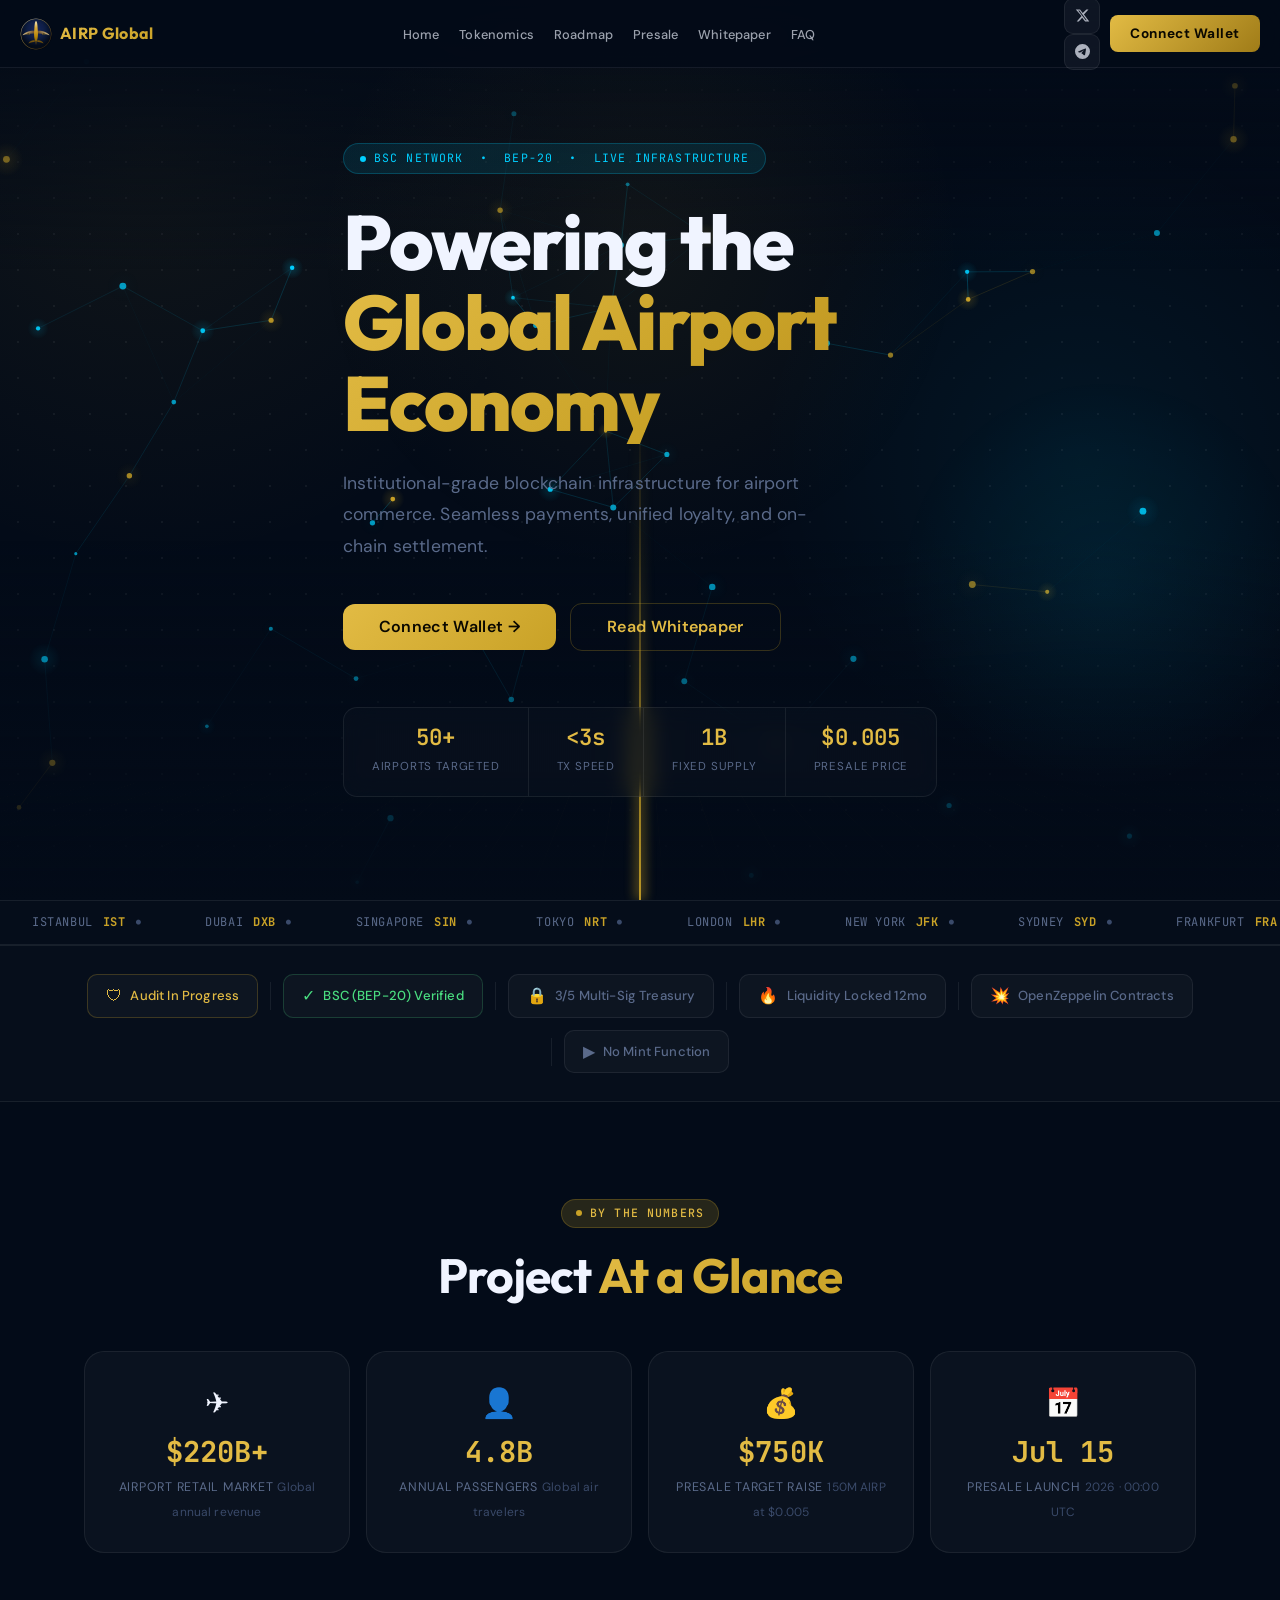
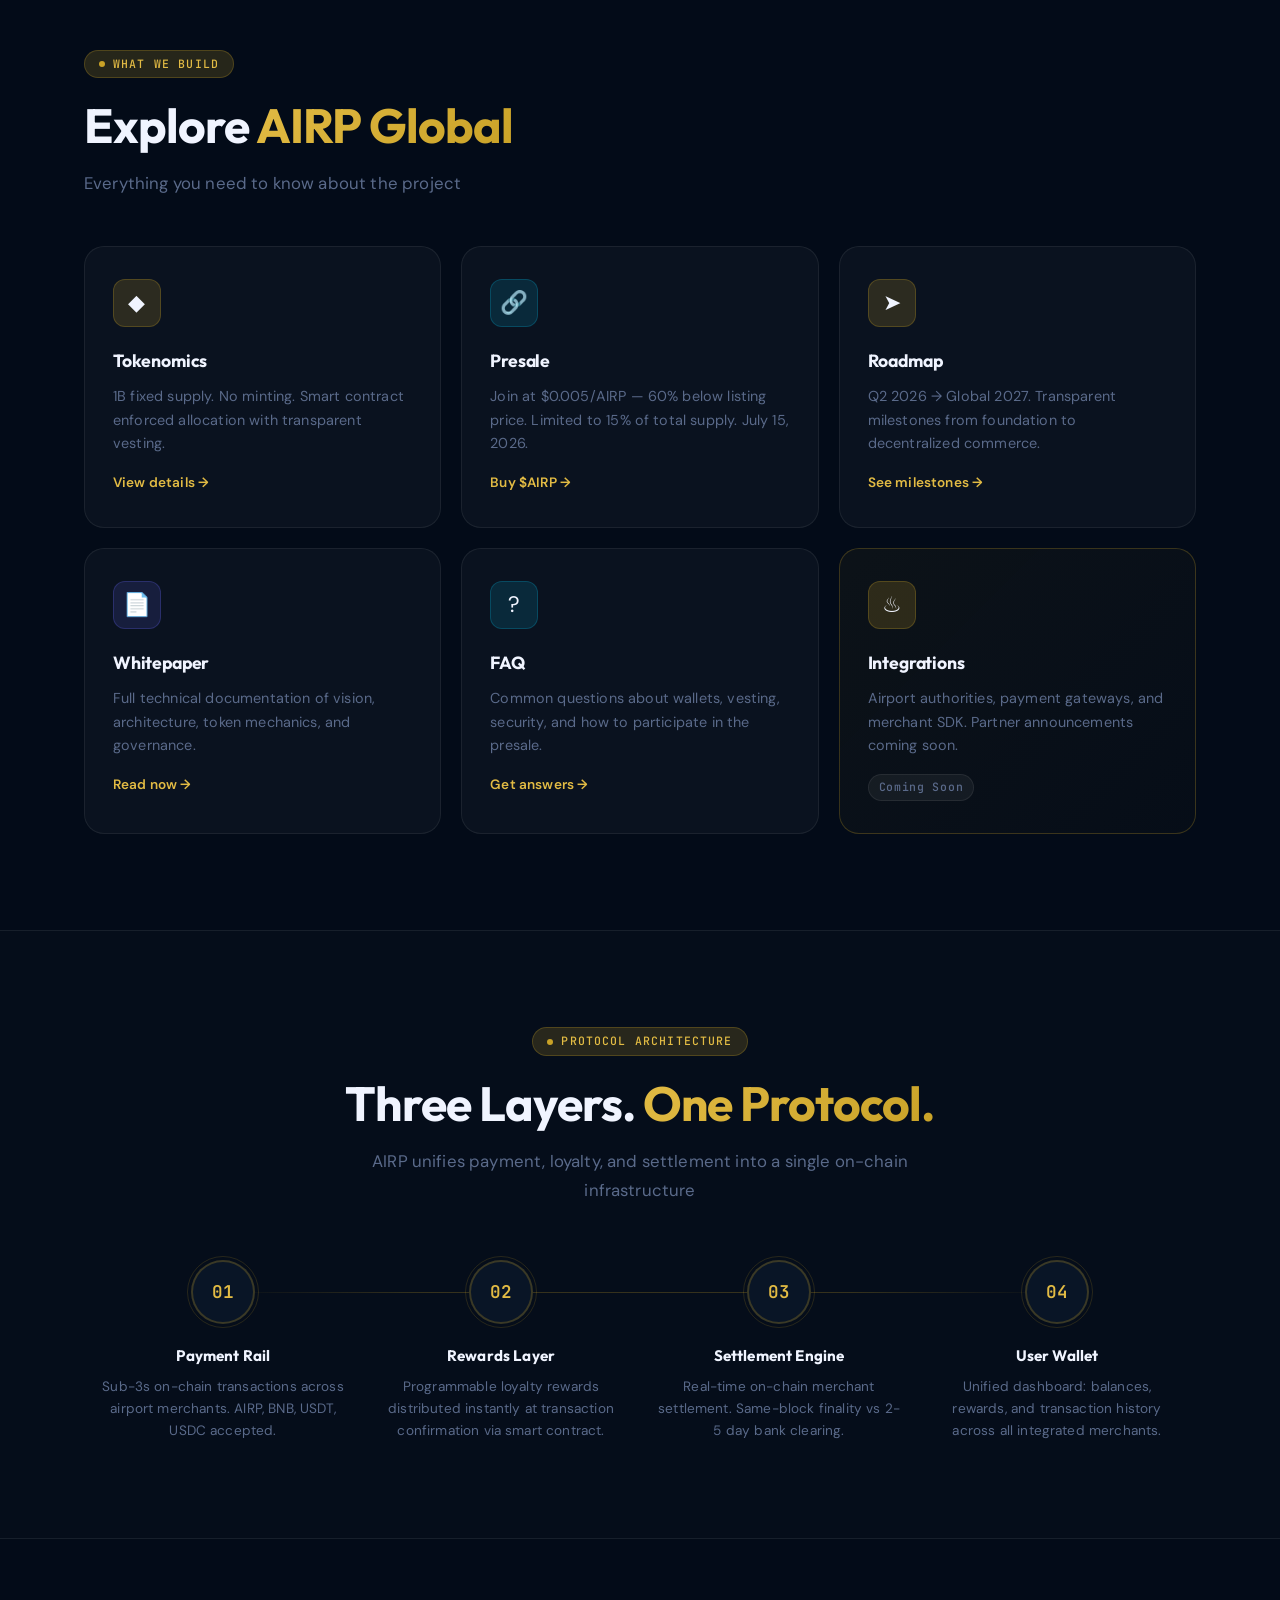
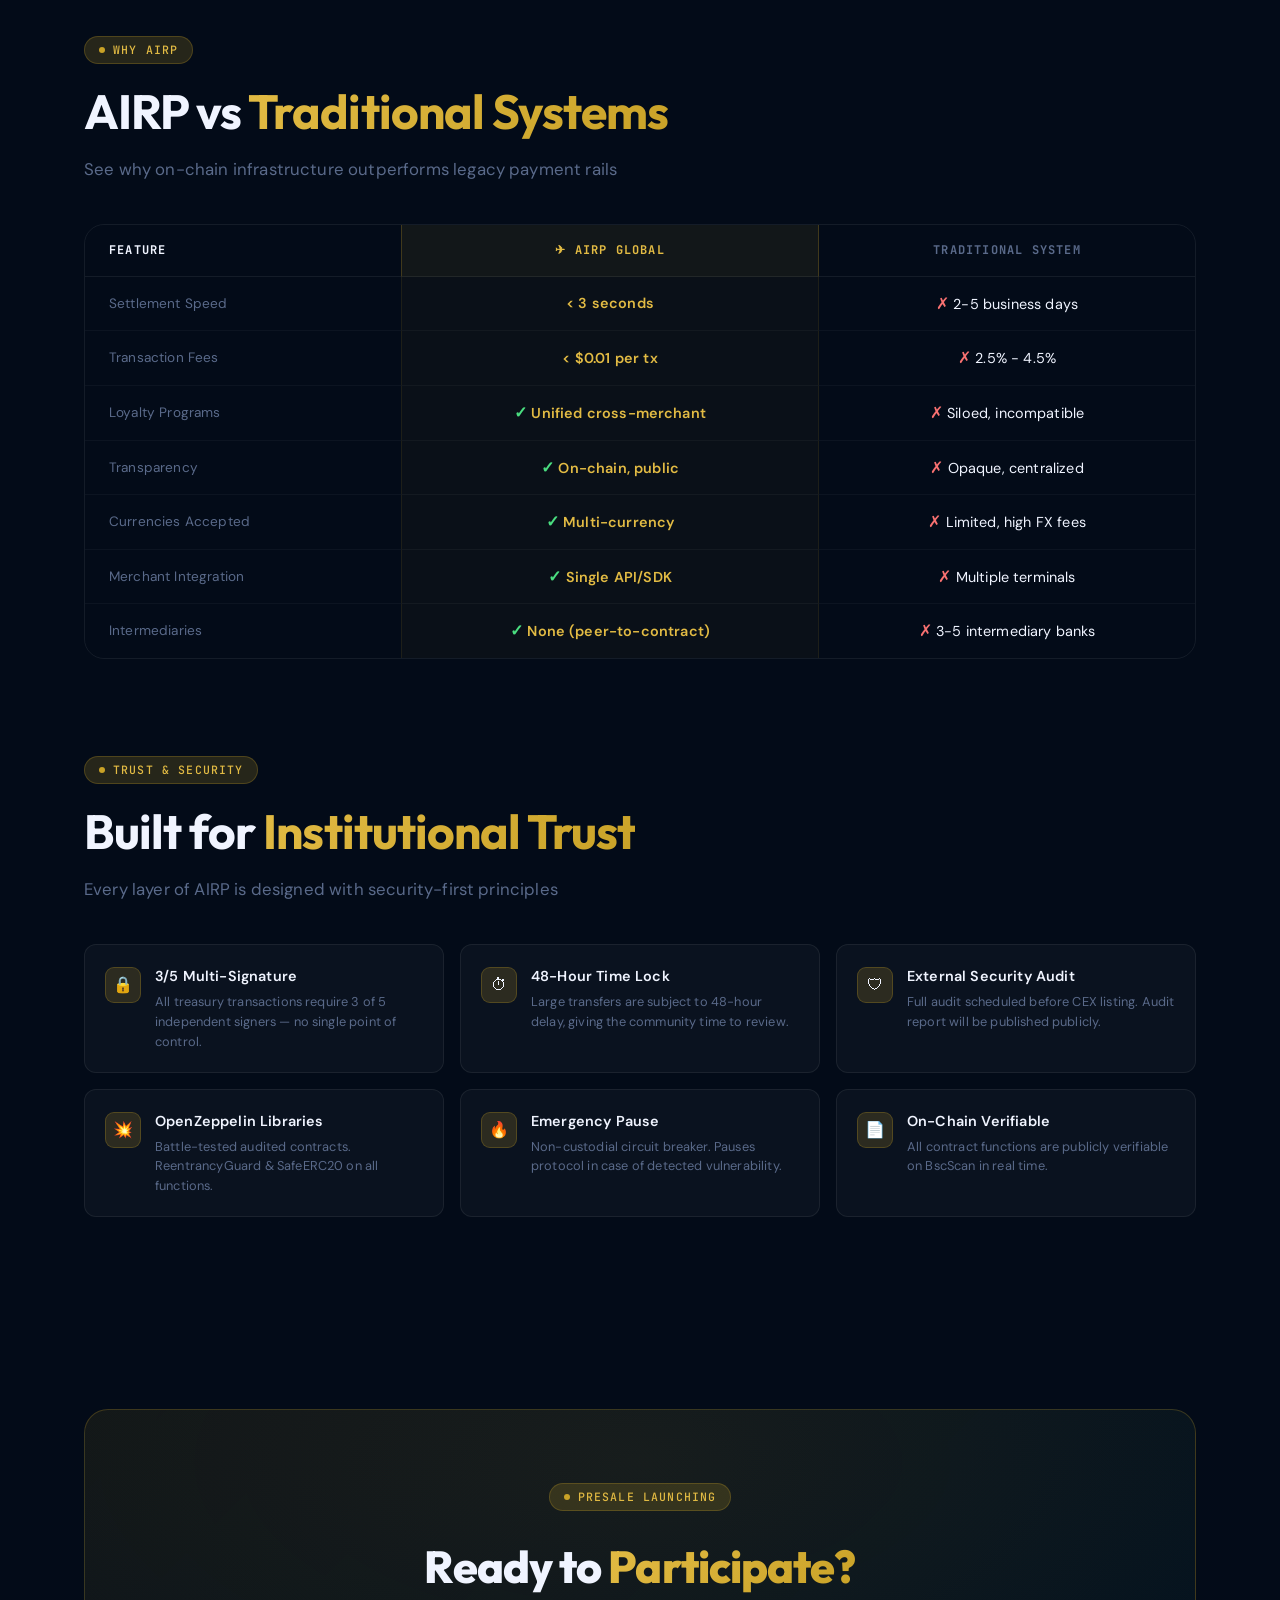
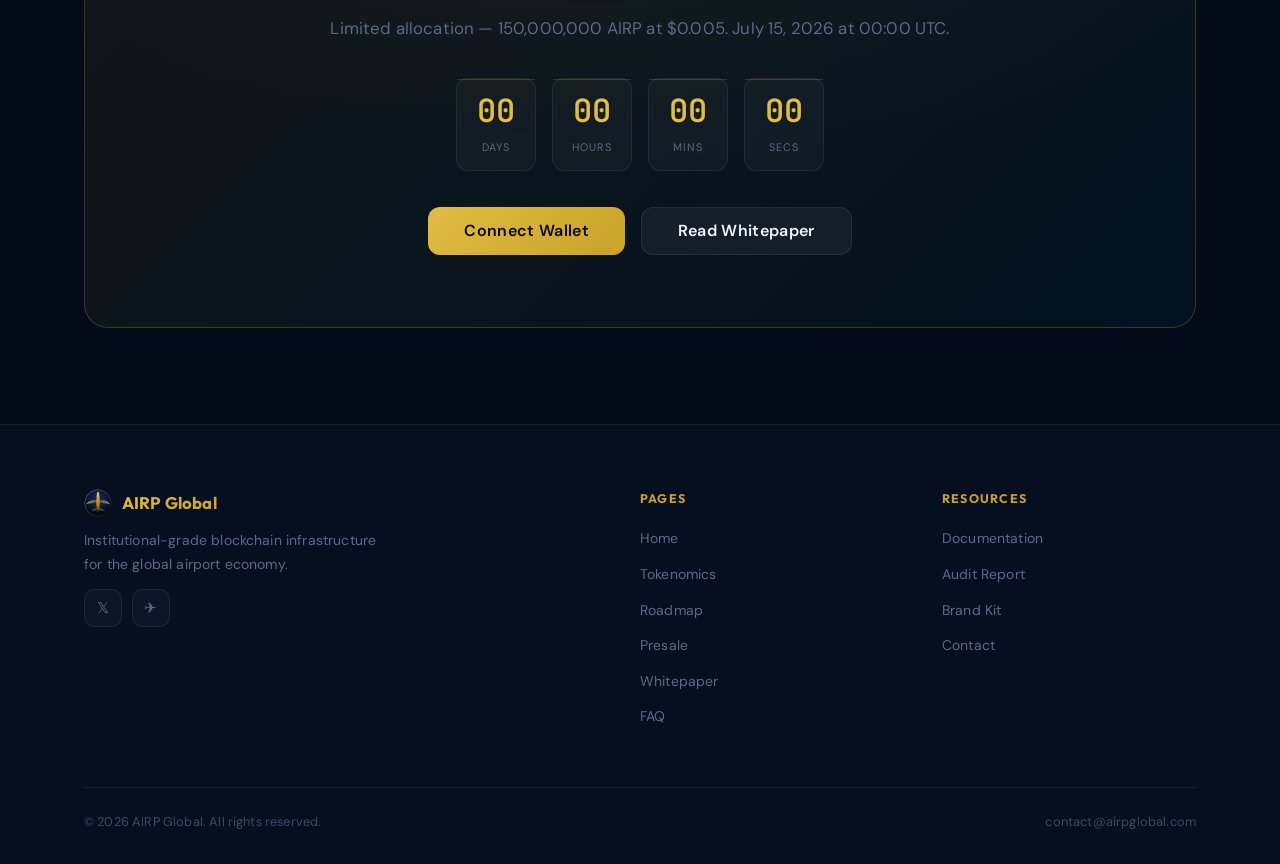
<file: index.html>
<!DOCTYPE html>
<html lang="en">
<head>
<meta charset="UTF-8">
<meta name="viewport" content="width=device-width,initial-scale=1.0">
<title>AIRP Global | Airport Economy Infrastructure Token</title>
<meta name="description" content="AIRP Global — Institutional-grade blockchain infrastructure for the global airport economy. BSC-based utility token for seamless payments, unified loyalty, and on-chain settlement.">
<meta property="og:title" content="AIRP Global | Airport Economy Infrastructure Token">
<meta property="og:description" content="Institutional-grade blockchain infrastructure for the global airport economy. Join the $AIRP presale on July 15, 2026.">
<meta property="og:image" content="https://www.airpglobal.com/og-image.png">
<meta property="og:url" content="https://www.airpglobal.com/">
<meta name="twitter:card" content="summary_large_image">
<link rel="stylesheet" href="shared.css">
<style>

/* ═══════════════════════════════════════════════════
   HERO
═══════════════════════════════════════════════════ */
.hero {
  min-height: 100vh;
  display: flex;
  flex-direction: column;
  justify-content: center;
  padding: 120px 0 80px;
  position: relative;
  overflow: hidden;
}

/* Particle canvas */
#particles-canvas {
  position: absolute;
  inset: 0;
  z-index: 0;
  pointer-events: none;
}

/* Runway perspective grid */
.hero-grid {
  position: absolute;
  inset: 0;
  z-index: 0;
  overflow: hidden;
  pointer-events: none;
}
.hero-grid::before {
  content: '';
  position: absolute;
  bottom: -10%;
  left: 50%;
  width: 220%;
  height: 110%;
  background-image:
    linear-gradient(rgba(201,162,39,0.1) 1px, transparent 1px),
    linear-gradient(90deg, rgba(201,162,39,0.06) 1px, transparent 1px);
  background-size: 90px 90px;
  transform-origin: 50% 100%;
  transform: translateX(-50%) perspective(700px) rotateX(62deg);
}
.hero-grid::after {
  content: '';
  position: absolute;
  inset: 0;
  background: linear-gradient(to bottom,
    var(--bg) 0%, transparent 30%,
    transparent 60%, var(--bg) 100%);
}

/* Center runway light strip */
.runway-strip {
  position: absolute;
  bottom: 0; left: 50%;
  transform: translateX(-50%);
  width: 2px;
  height: 55%;
  z-index: 1;
  background: linear-gradient(to top,
    rgba(201,162,39,0.9) 0%,
    rgba(201,162,39,0.2) 70%,
    transparent 100%);
  pointer-events: none;
}
.runway-strip::before {
  content: '';
  position: absolute;
  top: 0; left: 50%;
  transform: translateX(-50%);
  width: 8px;
  height: 100%;
  background: inherit;
  filter: blur(6px);
  opacity: 0.6;
}

/* Glow orbs */
.hero-orb {
  position: absolute;
  border-radius: 50%;
  pointer-events: none;
  z-index: 0;
}
.hero-orb-1 {
  width: 700px; height: 700px;
  top: -100px; left: 50%;
  transform: translateX(-50%);
  background: radial-gradient(circle, rgba(201,162,39,0.07) 0%, transparent 65%);
}
.hero-orb-2 {
  width: 450px; height: 450px;
  bottom: 10%; right: -50px;
  background: radial-gradient(circle, rgba(0,207,255,0.07) 0%, transparent 65%);
}

.hero-content {
  position: relative;
  z-index: 2;
}

.hero-badge {
  display: inline-flex;
  align-items: center;
  gap: 8px;
  padding: 5px 16px;
  border-radius: 100px;
  background: rgba(0,207,255,0.1);
  border: 1px solid rgba(0,207,255,0.22);
  font-family: var(--font-m);
  font-size: clamp(.62rem, .9vw, .72rem);
  letter-spacing: .1em;
  text-transform: uppercase;
  color: var(--cyan);
  margin-bottom: 28px;
  white-space: nowrap;
}
.hero-badge::before {
  content: '';
  width: 6px; height: 6px;
  border-radius: 50%;
  background: var(--cyan);
  flex-shrink: 0;
  animation: pulse-dot 1.5s infinite;
}

.hero h1 {
  font-family: var(--font-d);
  font-size: clamp(2.6rem, 6vw, 5.2rem);
  font-weight: 800;
  line-height: 1.05;
  letter-spacing: -.025em;
  margin-bottom: 24px;
  max-width: 800px;
}
.hero h1 .gold {
  display: block;
  background: linear-gradient(135deg, var(--gold-l) 0%, var(--gold) 60%, #b8891f 100%);
  -webkit-background-clip: text;
  -webkit-text-fill-color: transparent;
  background-clip: text;
}

.hero-sub {
  font-size: 1.1rem;
  color: var(--muted);
  max-width: 500px;
  line-height: 1.8;
  margin-bottom: 40px;
}

.hero-actions {
  display: flex;
  align-items: center;
  gap: 14px;
  flex-wrap: wrap;
  margin-bottom: 56px;
}

/* Hero stats strip */
.hero-stats {
  display: inline-flex;
  border: 1px solid var(--border);
  border-radius: 14px;
  overflow: hidden;
  background: rgba(255,255,255,0.02);
  backdrop-filter: blur(12px);
}
.hero-stat {
  padding: 18px 28px;
  border-right: 1px solid var(--border);
  text-align: center;
}
.hero-stat:last-child { border-right: none; }
.hero-stat-val {
  font-family: var(--font-m);
  font-size: 1.4rem;
  font-weight: 600;
  color: var(--gold-l);
  display: block;
  line-height: 1;
  margin-bottom: 4px;
}
.hero-stat-lbl {
  font-size: .72rem;
  color: var(--muted);
  letter-spacing: .07em;
  text-transform: uppercase;
}

/* ═══════════════════════════════════════════════════
   TICKER
═══════════════════════════════════════════════════ */

/* ═══════════════════════════════════════════════════
   TRUST BADGES
═══════════════════════════════════════════════════ */
.trust-bar {
  padding: 28px 0;
  border-top: 1px solid var(--border);
  border-bottom: 1px solid var(--border);
  background: rgba(255,255,255,0.015);
}
.trust-inner {
  display: flex;
  align-items: center;
  justify-content: center;
  gap: 12px;
  flex-wrap: wrap;
}
.trust-badge {
  display: flex;
  align-items: center;
  gap: 8px;
  padding: 8px 18px;
  border-radius: 10px;
  background: var(--card);
  border: 1px solid var(--border);
  font-size: .82rem;
  font-weight: 500;
  color: var(--muted);
  white-space: nowrap;
  transition: border-color .2s, color .2s;
}
.trust-badge:hover { border-color: var(--gold-b); color: var(--white); }
.trust-badge .ico { font-size: 1rem; }
.trust-badge.verified { border-color: rgba(74,222,128,.2); color: #4ade80; }
.trust-badge.audit { border-color: var(--gold-b); color: var(--gold-l); }
.trust-sep { width: 1px; height: 28px; background: var(--border); }

/* ═══════════════════════════════════════════════════
   LIVE STATS
═══════════════════════════════════════════════════ */
.live-stats-grid {
  display: grid;
  grid-template-columns: repeat(4, 1fr);
  gap: 16px;
}
.live-stat-card {
  background: var(--card);
  border: 1px solid var(--border);
  border-radius: var(--r-lg);
  padding: 28px 24px;
  text-align: center;
  transition: all .3s;
  position: relative;
  overflow: hidden;
}
.live-stat-card::before {
  content: '';
  position: absolute;
  top: 0; left: 0; right: 0;
  height: 2px;
  opacity: 0;
  transition: opacity .3s;
}
.live-stat-card:hover { border-color: var(--gold-b); transform: translateY(-3px); }
.live-stat-card:hover::before { opacity: 1; background: linear-gradient(90deg, transparent, var(--gold), transparent); }
.live-stat-card .icon {
  font-size: 1.8rem;
  margin-bottom: 12px;
  display: block;
}
.live-stat-val {
  font-family: var(--font-m);
  font-size: 1.8rem;
  font-weight: 700;
  color: var(--gold-l);
  display: block;
  line-height: 1;
  margin-bottom: 6px;
}
.live-stat-lbl {
  font-size: .78rem;
  color: var(--muted);
  letter-spacing: .06em;
  text-transform: uppercase;
}
.live-stat-sub {
  font-size: .75rem;
  color: var(--muted2);
  margin-top: 4px;
}

/* ═══════════════════════════════════════════════════
   WHY AIRP — comparison
═══════════════════════════════════════════════════ */
.compare-table {
  width: 100%;
  border-collapse: separate;
  border-spacing: 0;
  border-radius: var(--r-lg);
  overflow: hidden;
  border: 1px solid var(--border);
}
.compare-table th {
  padding: 16px 24px;
  font-family: var(--font-m);
  font-size: .75rem;
  letter-spacing: .1em;
  text-transform: uppercase;
  text-align: center;
  border-bottom: 1px solid var(--border);
}
.compare-table th:first-child { text-align: left; }
.compare-table th:nth-child(2) {
  background: rgba(201,162,39,.08);
  color: var(--gold-l);
  border-left: 1px solid var(--gold-b);
  border-right: 1px solid var(--gold-b);
}
.compare-table th:last-child { color: var(--muted); }
.compare-table td {
  padding: 14px 24px;
  font-size: .9rem;
  border-bottom: 1px solid rgba(255,255,255,.04);
  text-align: center;
}
.compare-table td:first-child {
  text-align: left;
  color: var(--muted);
  font-size: .85rem;
}
.compare-table td:nth-child(2) {
  background: rgba(201,162,39,.04);
  border-left: 1px solid rgba(201,162,39,.1);
  border-right: 1px solid rgba(201,162,39,.1);
  color: var(--gold-l);
  font-weight: 600;
}
.compare-table tr:last-child td { border-bottom: none; }
.compare-table tr:hover td { background: rgba(255,255,255,.02); }
.compare-table tr:hover td:nth-child(2) { background: rgba(201,162,39,.06); }
.check { color: #4ade80; font-size: 1rem; }
.cross { color: #f87171; font-size: 1rem; }

/* ═══════════════════════════════════════════════════
   FEATURES GRID
═══════════════════════════════════════════════════ */
.features-grid {
  display: grid;
  grid-template-columns: repeat(3, 1fr);
  gap: 20px;
}
.feature-card {
  padding: 32px 28px;
  background: var(--card);
  border: 1px solid var(--border);
  border-radius: var(--r-lg);
  transition: all .3s;
  position: relative;
  overflow: hidden;
}
.feature-card::after {
  content: '';
  position: absolute;
  top: 0; left: 0; width: 100%; height: 2px;
  background: linear-gradient(90deg, transparent, var(--gold), transparent);
  opacity: 0;
  transition: opacity .3s;
}
.feature-card:hover {
  background: var(--card-h);
  border-color: var(--gold-b);
  transform: translateY(-4px);
  box-shadow: 0 16px 40px rgba(0,0,0,.3), 0 0 0 1px var(--gold-b);
}
.feature-card:hover::after { opacity: 1; }
.feature-icon {
  width: 48px; height: 48px;
  border-radius: 12px;
  display: flex; align-items: center; justify-content: center;
  font-size: 1.4rem;
  margin-bottom: 20px;
}
.feature-icon.gold { background: var(--gold-d); border: 1px solid var(--gold-b); }
.feature-icon.cyan { background: var(--cyan-d); border: 1px solid var(--cyan-b); }
.feature-icon.blue { background: rgba(99,102,241,.15); border: 1px solid rgba(99,102,241,.25); }
.feature-card h3 { font-family: var(--font-d); font-size: 1.1rem; font-weight: 700; margin-bottom: 10px; letter-spacing: -.01em; }
.feature-card p { font-size: .9rem; color: var(--muted); line-height: 1.65; }
.feature-link { display: inline-flex; align-items: center; gap: 6px; margin-top: 16px; font-size: .85rem; font-weight: 600; color: var(--gold-l); transition: gap .2s; }
.feature-link:hover { gap: 10px; }

/* ═══════════════════════════════════════════════════
   HOW IT WORKS
═══════════════════════════════════════════════════ */
.how-grid {
  display: grid;
  grid-template-columns: repeat(4, 1fr);
  gap: 0;
  position: relative;
}
.how-grid::before {
  content: '';
  position: absolute;
  top: 32px; left: 12%; right: 12%;
  height: 1px;
  background: linear-gradient(90deg, transparent, var(--gold-b), var(--gold-b), var(--gold-b), transparent);
}
.how-step { padding: 0 16px; text-align: center; position: relative; z-index: 1; }
.how-num {
  width: 64px; height: 64px;
  border-radius: 50%;
  background: var(--bg3);
  border: 2px solid var(--gold-b);
  display: flex; align-items: center; justify-content: center;
  font-family: var(--font-m);
  font-size: 1.1rem; font-weight: 600;
  color: var(--gold-l);
  margin: 0 auto 20px;
  transition: all .3s;
  position: relative;
}
.how-num::before {
  content: '';
  position: absolute; inset: -6px;
  border-radius: 50%;
  border: 1px solid var(--gold-d);
}
.how-step:hover .how-num {
  background: var(--gold-d);
  border-color: var(--gold);
  box-shadow: 0 0 24px rgba(201,162,39,.25);
}
.how-step h4 { font-family: var(--font-d); font-size: .95rem; font-weight: 700; margin-bottom: 8px; }
.how-step p { font-size: .85rem; color: var(--muted); line-height: 1.6; }

/* ═══════════════════════════════════════════════════
   SECURITY SECTION
═══════════════════════════════════════════════════ */
.security-grid {
  display: grid;
  grid-template-columns: repeat(3, 1fr);
  gap: 16px;
}
.sec-item {
  display: flex;
  gap: 14px;
  padding: 20px;
  background: var(--card);
  border: 1px solid var(--border);
  border-radius: var(--r);
  transition: border-color .25s;
}
.sec-item:hover { border-color: var(--gold-b); }
.sec-icon {
  width: 36px; height: 36px;
  border-radius: 9px;
  background: var(--gold-d);
  border: 1px solid var(--gold-b);
  display: flex; align-items: center; justify-content: center;
  font-size: 1rem;
  flex-shrink: 0;
  margin-top: 2px;
}
.sec-item h4 { font-size: .9rem; font-weight: 600; margin-bottom: 4px; }
.sec-item p { font-size: .8rem; color: var(--muted); line-height: 1.55; }

/* ═══════════════════════════════════════════════════
   PRESALE CTA
═══════════════════════════════════════════════════ */
.presale-cta {
  background: linear-gradient(135deg, rgba(201,162,39,.08), rgba(0,207,255,.04));
  border: 1px solid var(--gold-b);
  border-radius: 24px;
  padding: 72px 48px;
  text-align: center;
  position: relative;
  overflow: hidden;
}
.presale-cta::before {
  content: '';
  position: absolute;
  top: -60%; left: -20%;
  width: 140%; height: 140%;
  background: radial-gradient(ellipse at center, rgba(201,162,39,.06) 0%, transparent 60%);
  pointer-events: none;
}
.presale-cta h2 {
  font-family: var(--font-d);
  font-size: clamp(1.8rem, 3.5vw, 2.8rem);
  font-weight: 800;
  letter-spacing: -.02em;
  margin-bottom: 12px;
  position: relative;
}
.presale-cta p {
  color: var(--muted);
  font-size: 1.05rem;
  margin-bottom: 36px;
  position: relative;
}
.presale-cta .countdown {
  justify-content: center;
  margin-bottom: 36px;
  position: relative;
}

/* Infinite scroll marquee */
.marquee-wrap {
  overflow: hidden;
  padding: 14px 0;
}
.marquee-track {
  display: flex;
  width: max-content;
  animation: ticker 32s linear infinite;
}
.marquee-track.reverse {
  animation-direction: reverse;
  animation-duration: 38s;
}
.marquee-item {
  display: flex;
  align-items: center;
  gap: 10px;
  padding: 0 32px;
  font-family: var(--font-m);
  font-size: .75rem;
  color: var(--muted);
  white-space: nowrap;
  letter-spacing: .05em;
}
.marquee-item strong { color: var(--gold); }
.marquee-item .dot { color: var(--muted2); font-size: .5rem; }

/* ═══════════════════════════════════════════════════
   RESPONSIVE
═══════════════════════════════════════════════════ */
@media(max-width:1024px){
  .live-stats-grid { grid-template-columns: repeat(2,1fr); }
  .features-grid { grid-template-columns: repeat(2,1fr); }
  .how-grid { grid-template-columns: repeat(2,1fr); gap: 36px; }
  .how-grid::before { display: none; }
  .security-grid { grid-template-columns: repeat(2,1fr); }
}
@media(max-width:768px){
  .hero { padding: 110px 0 72px; }
  .hero-stats { flex-direction: column; width: 100%; }
  .hero-stat { border-right: none; border-bottom: 1px solid var(--border); }
  .hero-stat:last-child { border-bottom: none; }
  .features-grid { grid-template-columns: 1fr; }
  .live-stats-grid { grid-template-columns: repeat(2,1fr); }
  .security-grid { grid-template-columns: 1fr; }
  .presale-cta { padding: 48px 24px; }
  .trust-sep { display: none; }
  .compare-table { font-size: .8rem; }
  .compare-table td, .compare-table th { padding: 12px 14px; }
  .hero-stat-val { font-size: 1.2rem; }
}
@media(max-width:480px){
  .how-grid { grid-template-columns: 1fr; }
  .live-stats-grid { grid-template-columns: 1fr 1fr; }
}
</style>
</head>
<body>
<div class="page-bg"></div>
<div class="grid-overlay"></div>

<!-- Particles canvas -->
<canvas id="particles-canvas"></canvas>

<!-- NAV -->
<nav class="nav">
  <a href="/" class="nav-logo">
    <img src="logo.png" alt="AIRP">
    <span>AIRP Global</span>
  </a>
  <ul class="nav-links">
    <li><a href="/">Home</a></li>
    <li><a href="/tokenomics/">Tokenomics</a></li>
    <li><a href="/roadmap/">Roadmap</a></li>
    <li><a href="/presale/">Presale</a></li>
    <li><a href="/whitepaper/">Whitepaper</a></li>
    <li><a href="/faq/">FAQ</a></li>
  </ul>
  <div class="nav-right">
    <div class="nav-social">
      <a href="https://x.com/airpglobal" target="_blank" aria-label="X / Twitter" title="X / Twitter">
        <svg width="15" height="15" viewBox="0 0 24 24" fill="currentColor"><path d="M18.244 2.25h3.308l-7.227 8.26 8.502 11.24H16.17l-4.714-6.231-5.401 6.231H2.744l7.737-8.835L1.254 2.25H8.08l4.253 5.622 5.911-5.622zm-1.161 17.52h1.833L7.084 4.126H5.117z"/></svg>
      </a>
      <a href="https://t.me/airpglobal" target="_blank" aria-label="Telegram" title="Telegram">
        <svg width="15" height="15" viewBox="0 0 24 24" fill="currentColor"><path d="M11.944 0A12 12 0 0 0 0 12a12 12 0 0 0 12 12 12 12 0 0 0 12-12A12 12 0 0 0 12 0a12 12 0 0 0-.056 0zm4.962 7.224c.1-.002.321.023.465.14a.506.506 0 0 1 .171.325c.016.093.036.306.02.472-.18 1.898-.962 6.502-1.36 8.627-.168.9-.499 1.201-.82 1.23-.696.065-1.225-.46-1.9-.902-1.056-.693-1.653-1.124-2.678-1.8-1.185-.78-.417-1.21.258-1.91.177-.184 3.247-2.977 3.307-3.23.007-.032.014-.15-.056-.212s-.174-.041-.249-.024c-.106.024-1.793 1.14-5.061 3.345-.48.33-.913.49-1.302.48-.428-.008-1.252-.241-1.865-.44-.752-.245-1.349-.374-1.297-.789.027-.216.325-.437.893-.663 3.498-1.524 5.83-2.529 6.998-3.014 3.332-1.386 4.025-1.627 4.476-1.635z"/></svg>
      </a>
    </div>
    <a href="/presale/" class="nav-cta" onclick="navConnectWallet(event)">Connect Wallet</a>
  </div>
  <div class="nav-toggle" aria-label="Menu">
    <span></span><span></span><span></span>
  </div>
</nav>

<!-- ═══ HERO ═══ -->
<section class="hero">
  <div class="hero-grid"></div>
  <div class="runway-strip"></div>
  <div class="hero-orb hero-orb-1"></div>
  <div class="hero-orb hero-orb-2"></div>

  <div class="container hero-content">
    <div class="hero-badge">BSC Network &nbsp;&#8226;&nbsp; BEP-20 &nbsp;&#8226;&nbsp; Live Infrastructure</div>

    <h1 class="anim-up">
      Powering the
      <span class="gold">Global Airport<br>Economy</span>
    </h1>

    <p class="hero-sub anim-up d2">
      Institutional-grade blockchain infrastructure for airport commerce.
      Seamless payments, unified loyalty, and on-chain settlement.
    </p>

    <div class="hero-actions anim-up d3">
      <a href="/presale/" class="btn btn-primary btn-lg">Connect Wallet &rarr;</a>
      <a href="/whitepaper/" class="btn btn-secondary btn-lg">Read Whitepaper</a>
    </div>

    <div class="hero-stats anim-up d4">
      <div class="hero-stat">
        <span class="hero-stat-val">50+</span>
        <span class="hero-stat-lbl">Airports Targeted</span>
      </div>
      <div class="hero-stat">
        <span class="hero-stat-val">&lt;3s</span>
        <span class="hero-stat-lbl">Tx Speed</span>
      </div>
      <div class="hero-stat">
        <span class="hero-stat-val">1B</span>
        <span class="hero-stat-lbl">Fixed Supply</span>
      </div>
      <div class="hero-stat">
        <span class="hero-stat-val">$0.005</span>
        <span class="hero-stat-lbl">Presale Price</span>
      </div>
    </div>
  </div>
</section>

<!-- ═══ AIRPORT TICKER ═══ -->
<div style="border-top:1px solid var(--border);border-bottom:1px solid var(--border);background:rgba(255,255,255,.012);overflow:hidden;padding:0">
  <div class="marquee-wrap" style="border:none;padding:12px 0">
    <div class="marquee-track">
      <div class="marquee-item">ISTANBUL <strong>IST</strong> <span class="dot">&#9679;</span></div>
      <div class="marquee-item">DUBAI <strong>DXB</strong> <span class="dot">&#9679;</span></div>
      <div class="marquee-item">SINGAPORE <strong>SIN</strong> <span class="dot">&#9679;</span></div>
      <div class="marquee-item">TOKYO <strong>NRT</strong> <span class="dot">&#9679;</span></div>
      <div class="marquee-item">LONDON <strong>LHR</strong> <span class="dot">&#9679;</span></div>
      <div class="marquee-item">NEW YORK <strong>JFK</strong> <span class="dot">&#9679;</span></div>
      <div class="marquee-item">SYDNEY <strong>SYD</strong> <span class="dot">&#9679;</span></div>
      <div class="marquee-item">FRANKFURT <strong>FRA</strong> <span class="dot">&#9679;</span></div>
      <div class="marquee-item">PARIS <strong>CDG</strong> <span class="dot">&#9679;</span></div>
      <div class="marquee-item">HONG KONG <strong>HKG</strong> <span class="dot">&#9679;</span></div>
      <div class="marquee-item">DUBAI <strong>DXB</strong> <span class="dot">&#9679;</span></div>
      <div class="marquee-item">AIRP <strong>$0.005</strong> <span class="dot">&#9679;</span></div>
      <div class="marquee-item">BSC <strong>Live</strong> <span class="dot">&#9679;</span></div>
      <!-- duplicate -->
      <div class="marquee-item">ISTANBUL <strong>IST</strong> <span class="dot">&#9679;</span></div>
      <div class="marquee-item">DUBAI <strong>DXB</strong> <span class="dot">&#9679;</span></div>
      <div class="marquee-item">SINGAPORE <strong>SIN</strong> <span class="dot">&#9679;</span></div>
      <div class="marquee-item">TOKYO <strong>NRT</strong> <span class="dot">&#9679;</span></div>
      <div class="marquee-item">LONDON <strong>LHR</strong> <span class="dot">&#9679;</span></div>
      <div class="marquee-item">NEW YORK <strong>JFK</strong> <span class="dot">&#9679;</span></div>
      <div class="marquee-item">SYDNEY <strong>SYD</strong> <span class="dot">&#9679;</span></div>
      <div class="marquee-item">FRANKFURT <strong>FRA</strong> <span class="dot">&#9679;</span></div>
      <div class="marquee-item">PARIS <strong>CDG</strong> <span class="dot">&#9679;</span></div>
      <div class="marquee-item">HONG KONG <strong>HKG</strong> <span class="dot">&#9679;</span></div>
      <div class="marquee-item">AIRP <strong>$0.005</strong> <span class="dot">&#9679;</span></div>
      <div class="marquee-item">BSC <strong>Live</strong> <span class="dot">&#9679;</span></div>
    </div>
  </div>
</div>

<!-- ═══ TRUST BADGES ═══ -->
<div class="trust-bar">
  <div class="container">
    <div class="trust-inner">
      <div class="trust-badge audit">
        <span class="ico">&#128737;</span>
        Audit In Progress
      </div>
      <div class="trust-sep"></div>
      <div class="trust-badge verified">
        <span class="ico">&#10003;</span>
        BSC (BEP-20) Verified
      </div>
      <div class="trust-sep"></div>
      <div class="trust-badge">
        <span class="ico">&#128274;</span>
        3/5 Multi-Sig Treasury
      </div>
      <div class="trust-sep"></div>
      <div class="trust-badge">
        <span class="ico">&#128293;</span>
        Liquidity Locked 12mo
      </div>
      <div class="trust-sep"></div>
      <div class="trust-badge">
        <span class="ico">&#128165;</span>
        OpenZeppelin Contracts
      </div>
      <div class="trust-sep"></div>
      <div class="trust-badge">
        <span class="ico">&#9654;</span>
        No Mint Function
      </div>
    </div>
  </div>
</div>

<!-- ═══ LIVE STATS ═══ -->
<section class="section">
  <div class="container">
    <div style="text-align:center;margin-bottom:48px" class="anim-up">
      <div class="section-label" style="justify-content:center">By The Numbers</div>
      <h2 class="section-title" style="text-align:center">Project <span class="accent">At a Glance</span></h2>
    </div>
    <div class="live-stats-grid">
      <div class="live-stat-card anim-up d1">
        <span class="icon">&#9992;</span>
        <span class="live-stat-val">$220B+</span>
        <span class="live-stat-lbl">Airport Retail Market</span>
        <span class="live-stat-sub">Global annual revenue</span>
      </div>
      <div class="live-stat-card anim-up d2">
        <span class="icon">&#128100;</span>
        <span class="live-stat-val">4.8B</span>
        <span class="live-stat-lbl">Annual Passengers</span>
        <span class="live-stat-sub">Global air travelers</span>
      </div>
      <div class="live-stat-card anim-up d3">
        <span class="icon">&#128176;</span>
        <span class="live-stat-val">$750K</span>
        <span class="live-stat-lbl">Presale Target Raise</span>
        <span class="live-stat-sub">150M AIRP at $0.005</span>
      </div>
      <div class="live-stat-card anim-up d4">
        <span class="icon">&#128197;</span>
        <span class="live-stat-val">Jul 15</span>
        <span class="live-stat-lbl">Presale Launch</span>
        <span class="live-stat-sub">2026 · 00:00 UTC</span>
      </div>
    </div>
  </div>
</section>

<!-- ═══ FEATURES ═══ -->
<section class="section" style="padding-top:0">
  <div class="container">
    <div style="margin-bottom:48px" class="anim-up">
      <div class="section-label">What We Build</div>
      <h2 class="section-title">Explore <span class="accent">AIRP Global</span></h2>
      <p class="section-sub">Everything you need to know about the project</p>
    </div>
    <div class="features-grid">
      <a href="/tokenomics/" class="feature-card anim-up d1">
        <div class="feature-icon gold">&#9670;</div>
        <h3>Tokenomics</h3>
        <p>1B fixed supply. No minting. Smart contract enforced allocation with transparent vesting.</p>
        <span class="feature-link">View details &rarr;</span>
      </a>
      <a href="/presale/" class="feature-card anim-up d2">
        <div class="feature-icon cyan">&#128279;</div>
        <h3>Presale</h3>
        <p>Join at $0.005/AIRP — 60% below listing price. Limited to 15% of total supply. July 15, 2026.</p>
        <span class="feature-link">Buy $AIRP &rarr;</span>
      </a>
      <a href="/roadmap/" class="feature-card anim-up d3">
        <div class="feature-icon gold">&#10148;</div>
        <h3>Roadmap</h3>
        <p>Q2 2026 &rarr; Global 2027. Transparent milestones from foundation to decentralized commerce.</p>
        <span class="feature-link">See milestones &rarr;</span>
      </a>
      <a href="/whitepaper/" class="feature-card anim-up d1">
        <div class="feature-icon blue">&#128196;</div>
        <h3>Whitepaper</h3>
        <p>Full technical documentation of vision, architecture, token mechanics, and governance.</p>
        <span class="feature-link">Read now &rarr;</span>
      </a>
      <a href="/faq/" class="feature-card anim-up d2">
        <div class="feature-icon cyan">&#63;</div>
        <h3>FAQ</h3>
        <p>Common questions about wallets, vesting, security, and how to participate in the presale.</p>
        <span class="feature-link">Get answers &rarr;</span>
      </a>
      <div class="feature-card anim-up d3" style="cursor:default;border-color:var(--gold-b);background:linear-gradient(135deg,rgba(201,162,39,.05),rgba(201,162,39,.02))">
        <div class="feature-icon gold">&#9832;</div>
        <h3>Integrations</h3>
        <p>Airport authorities, payment gateways, and merchant SDK. Partner announcements coming soon.</p>
        <span class="badge badge-muted" style="margin-top:16px">Coming Soon</span>
      </div>
    </div>
  </div>
</section>

<!-- ═══ HOW IT WORKS ═══ -->
<section class="section" style="background:rgba(255,255,255,0.012);border-top:1px solid var(--border);border-bottom:1px solid var(--border)">
  <div class="container">
    <div style="text-align:center;margin-bottom:56px" class="anim-up">
      <div class="section-label" style="justify-content:center">Protocol Architecture</div>
      <h2 class="section-title" style="text-align:center">Three Layers. <span class="accent">One Protocol.</span></h2>
      <p class="section-sub" style="margin:0 auto;text-align:center">AIRP unifies payment, loyalty, and settlement into a single on-chain infrastructure</p>
    </div>
    <div class="how-grid">
      <div class="how-step anim-up d1">
        <div class="how-num">01</div>
        <h4>Payment Rail</h4>
        <p>Sub-3s on-chain transactions across airport merchants. AIRP, BNB, USDT, USDC accepted.</p>
      </div>
      <div class="how-step anim-up d2">
        <div class="how-num">02</div>
        <h4>Rewards Layer</h4>
        <p>Programmable loyalty rewards distributed instantly at transaction confirmation via smart contract.</p>
      </div>
      <div class="how-step anim-up d3">
        <div class="how-num">03</div>
        <h4>Settlement Engine</h4>
        <p>Real-time on-chain merchant settlement. Same-block finality vs 2-5 day bank clearing.</p>
      </div>
      <div class="how-step anim-up d4">
        <div class="how-num">04</div>
        <h4>User Wallet</h4>
        <p>Unified dashboard: balances, rewards, and transaction history across all integrated merchants.</p>
      </div>
    </div>
  </div>
</section>

<!-- ═══ WHY AIRP — COMPARISON ═══ -->
<section class="section">
  <div class="container">
    <div style="margin-bottom:40px" class="anim-up">
      <div class="section-label">Why AIRP</div>
      <h2 class="section-title">AIRP vs <span class="accent">Traditional Systems</span></h2>
      <p class="section-sub">See why on-chain infrastructure outperforms legacy payment rails</p>
    </div>
    <div style="overflow-x:auto" class="anim-up d2">
      <table class="compare-table">
        <thead>
          <tr>
            <th>Feature</th>
            <th>&#9992; AIRP Global</th>
            <th>Traditional System</th>
          </tr>
        </thead>
        <tbody>
          <tr>
            <td>Settlement Speed</td>
            <td>&lt; 3 seconds</td>
            <td><span class="cross">&#10007;</span> 2-5 business days</td>
          </tr>
          <tr>
            <td>Transaction Fees</td>
            <td>&lt; $0.01 per tx</td>
            <td><span class="cross">&#10007;</span> 2.5% - 4.5%</td>
          </tr>
          <tr>
            <td>Loyalty Programs</td>
            <td><span class="check">&#10003;</span> Unified cross-merchant</td>
            <td><span class="cross">&#10007;</span> Siloed, incompatible</td>
          </tr>
          <tr>
            <td>Transparency</td>
            <td><span class="check">&#10003;</span> On-chain, public</td>
            <td><span class="cross">&#10007;</span> Opaque, centralized</td>
          </tr>
          <tr>
            <td>Currencies Accepted</td>
            <td><span class="check">&#10003;</span> Multi-currency</td>
            <td><span class="cross">&#10007;</span> Limited, high FX fees</td>
          </tr>
          <tr>
            <td>Merchant Integration</td>
            <td><span class="check">&#10003;</span> Single API/SDK</td>
            <td><span class="cross">&#10007;</span> Multiple terminals</td>
          </tr>
          <tr>
            <td>Intermediaries</td>
            <td><span class="check">&#10003;</span> None (peer-to-contract)</td>
            <td><span class="cross">&#10007;</span> 3-5 intermediary banks</td>
          </tr>
        </tbody>
      </table>
    </div>
  </div>
</section>

<!-- ═══ SECURITY ═══ -->
<section class="section" style="padding-top:0">
  <div class="container">
    <div style="margin-bottom:40px" class="anim-up">
      <div class="section-label">Trust &amp; Security</div>
      <h2 class="section-title">Built for <span class="accent">Institutional Trust</span></h2>
      <p class="section-sub">Every layer of AIRP is designed with security-first principles</p>
    </div>
    <div class="security-grid">
      <div class="sec-item anim-up d1">
        <div class="sec-icon">&#128274;</div>
        <div>
          <h4>3/5 Multi-Signature</h4>
          <p>All treasury transactions require 3 of 5 independent signers — no single point of control.</p>
        </div>
      </div>
      <div class="sec-item anim-up d2">
        <div class="sec-icon">&#9201;</div>
        <div>
          <h4>48-Hour Time Lock</h4>
          <p>Large transfers are subject to 48-hour delay, giving the community time to review.</p>
        </div>
      </div>
      <div class="sec-item anim-up d3">
        <div class="sec-icon">&#128737;</div>
        <div>
          <h4>External Security Audit</h4>
          <p>Full audit scheduled before CEX listing. Audit report will be published publicly.</p>
        </div>
      </div>
      <div class="sec-item anim-up d1">
        <div class="sec-icon">&#128165;</div>
        <div>
          <h4>OpenZeppelin Libraries</h4>
          <p>Battle-tested audited contracts. ReentrancyGuard &amp; SafeERC20 on all functions.</p>
        </div>
      </div>
      <div class="sec-item anim-up d2">
        <div class="sec-icon">&#128293;</div>
        <div>
          <h4>Emergency Pause</h4>
          <p>Non-custodial circuit breaker. Pauses protocol in case of detected vulnerability.</p>
        </div>
      </div>
      <div class="sec-item anim-up d3">
        <div class="sec-icon">&#128196;</div>
        <div>
          <h4>On-Chain Verifiable</h4>
          <p>All contract functions are publicly verifiable on BscScan in real time.</p>
        </div>
      </div>
    </div>
  </div>
</section>

<!-- ═══ PRESALE CTA ═══ -->
<section class="section">
  <div class="container">
    <div class="presale-cta anim-up">
      <div class="section-label" style="justify-content:center;margin-bottom:20px">Presale Launching</div>
      <h2>Ready to <span style="background:linear-gradient(135deg,var(--gold-l),var(--gold));-webkit-background-clip:text;-webkit-text-fill-color:transparent;background-clip:text">Participate?</span></h2>
      <p>Limited allocation &mdash; 150,000,000 AIRP at $0.005. July 15, 2026 at 00:00 UTC.</p>
      <div class="countdown">
        <div class="countdown-unit">
          <span class="countdown-num" data-countdown="d">00</span>
          <span class="countdown-label">Days</span>
        </div>
        <div class="countdown-unit">
          <span class="countdown-num" data-countdown="h">00</span>
          <span class="countdown-label">Hours</span>
        </div>
        <div class="countdown-unit">
          <span class="countdown-num" data-countdown="m">00</span>
          <span class="countdown-label">Mins</span>
        </div>
        <div class="countdown-unit">
          <span class="countdown-num" data-countdown="s">00</span>
          <span class="countdown-label">Secs</span>
        </div>
      </div>
      <div style="display:flex;gap:16px;justify-content:center;flex-wrap:wrap">
        <a href="/presale/" class="btn btn-primary btn-lg">Connect Wallet</a>
        <a href="/whitepaper/" class="btn btn-ghost btn-lg">Read Whitepaper</a>
      </div>
    </div>
  </div>
</section>

<!-- ═══ FOOTER ═══ -->
<footer class="footer">
  <div class="container">
    <div class="footer-grid">
      <div class="footer-brand">
        <a href="/" style="display:flex;align-items:center;gap:10px;margin-bottom:4px">
          <img src="logo.png" alt="AIRP" style="width:28px;height:28px;border-radius:50%">
          <span style="font-family:var(--font-d);font-weight:700;font-size:1.05rem;background:linear-gradient(135deg,var(--gold-l),var(--gold));-webkit-background-clip:text;-webkit-text-fill-color:transparent;background-clip:text">AIRP Global</span>
        </a>
        <p>Institutional-grade blockchain infrastructure for the global airport economy.</p>
        <div class="footer-social">
          <a href="https://x.com/airpglobal" target="_blank" aria-label="X">&#120143;</a>
          <a href="https://t.me/airpglobal" target="_blank" aria-label="Telegram">&#9992;</a>
        </div>
      </div>
      <div class="footer-col">
        <h4>Pages</h4>
        <ul>
          <li><a href="/">Home</a></li>
          <li><a href="/tokenomics/">Tokenomics</a></li>
          <li><a href="/roadmap/">Roadmap</a></li>
          <li><a href="/presale/">Presale</a></li>
          <li><a href="/whitepaper/">Whitepaper</a></li>
          <li><a href="/faq/">FAQ</a></li>
        </ul>
      </div>
      <div class="footer-col">
        <h4>Resources</h4>
        <ul>
          <li><a href="/whitepaper/">Documentation</a></li>
          <li><a href="#">Audit Report</a></li>
          <li><a href="#">Brand Kit</a></li>
          <li><a href="mailto:contact@airpglobal.com">Contact</a></li>
        </ul>
      </div>
    </div>
    <div class="footer-bottom">
      <span>&copy; 2026 AIRP Global. All rights reserved.</span>
      <span>contact@airpglobal.com</span>
    </div>
  </div>
</footer>

<script src="shared.js"></script>
<script>
// ═══════════════════════════════════════════════════
//  BLOCKCHAIN NODE PARTICLE NETWORK
// ═══════════════════════════════════════════════════
(function(){
  const canvas = document.getElementById('particles-canvas');
  const ctx    = canvas.getContext('2d');

  let W, H, nodes = [], mouse = {x:null,y:null};
  const NODE_COUNT     = 55;
  const CONNECT_DIST   = 140;
  const GOLD    = 'rgba(201,162,39,';
  const CYAN    = 'rgba(0,207,255,';

  function resize(){
    W = canvas.width  = window.innerWidth;
    H = canvas.height = window.innerHeight;
  }

  function Node(){
    this.x  = Math.random() * W;
    this.y  = Math.random() * H;
    this.vx = (Math.random() - .5) * .4;
    this.vy = (Math.random() - .5) * .4;
    this.r  = Math.random() * 2 + 1.5;
    this.gold = Math.random() > .6;
    this.pulse = Math.random() * Math.PI * 2;
    this.pulseSpeed = .02 + Math.random() * .02;
  }

  function initNodes(){
    nodes = [];
    for(let i=0;i<NODE_COUNT;i++) nodes.push(new Node());
  }

  function draw(){
    ctx.clearRect(0, 0, W, H);

    // Update
    nodes.forEach(n=>{
      n.x += n.vx;
      n.y += n.vy;
      n.pulse += n.pulseSpeed;
      if(n.x<0||n.x>W) n.vx *= -1;
      if(n.y<0||n.y>H) n.vy *= -1;

      // Mouse attraction (subtle)
      if(mouse.x){
        const dx = mouse.x - n.x, dy = mouse.y - n.y;
        const d  = Math.sqrt(dx*dx + dy*dy);
        if(d < 200){
          n.vx += dx/d * .015;
          n.vy += dy/d * .015;
          // Clamp speed
          const speed = Math.sqrt(n.vx*n.vx + n.vy*n.vy);
          if(speed > 1.2){ n.vx *= .8; n.vy *= .8; }
        }
      }
    });

    // Draw connections
    for(let i=0;i<nodes.length;i++){
      for(let j=i+1;j<nodes.length;j++){
        const a=nodes[i], b=nodes[j];
        const dx=a.x-b.x, dy=a.y-b.y;
        const d=Math.sqrt(dx*dx+dy*dy);
        if(d<CONNECT_DIST){
          const alpha = (1-d/CONNECT_DIST) * .35;
          const color = a.gold && b.gold ? GOLD : CYAN;
          ctx.beginPath();
          ctx.strokeStyle = color + alpha + ')';
          ctx.lineWidth   = .8;
          ctx.moveTo(a.x, a.y);
          ctx.lineTo(b.x, b.y);
          ctx.stroke();
        }
      }
    }

    // Draw nodes
    nodes.forEach(n=>{
      const pulse = .5 + Math.sin(n.pulse) * .5;
      const color = n.gold ? GOLD : CYAN;

      // Glow
      const grad = ctx.createRadialGradient(n.x, n.y, 0, n.x, n.y, n.r * 5);
      grad.addColorStop(0, color + (.2 * pulse) + ')');
      grad.addColorStop(1, color + '0)');
      ctx.beginPath();
      ctx.fillStyle = grad;
      ctx.arc(n.x, n.y, n.r * 5, 0, Math.PI * 2);
      ctx.fill();

      // Core dot
      ctx.beginPath();
      ctx.fillStyle = color + (.7 + pulse * .3) + ')';
      ctx.arc(n.x, n.y, n.r, 0, Math.PI * 2);
      ctx.fill();
    });

    requestAnimationFrame(draw);
  }

  window.addEventListener('resize', ()=>{ resize(); initNodes(); });
  window.addEventListener('mousemove', e=>{ mouse.x = e.clientX; mouse.y = e.clientY; });
  window.addEventListener('touchmove', e=>{
    if(e.touches[0]){ mouse.x = e.touches[0].clientX; mouse.y = e.touches[0].clientY; }
  }, {passive:true});
  window.addEventListener('mouseleave', ()=>{ mouse.x=null; mouse.y=null; });

  resize();
  initNodes();
  draw();
})();
</script>
</body>
</html>
</file>
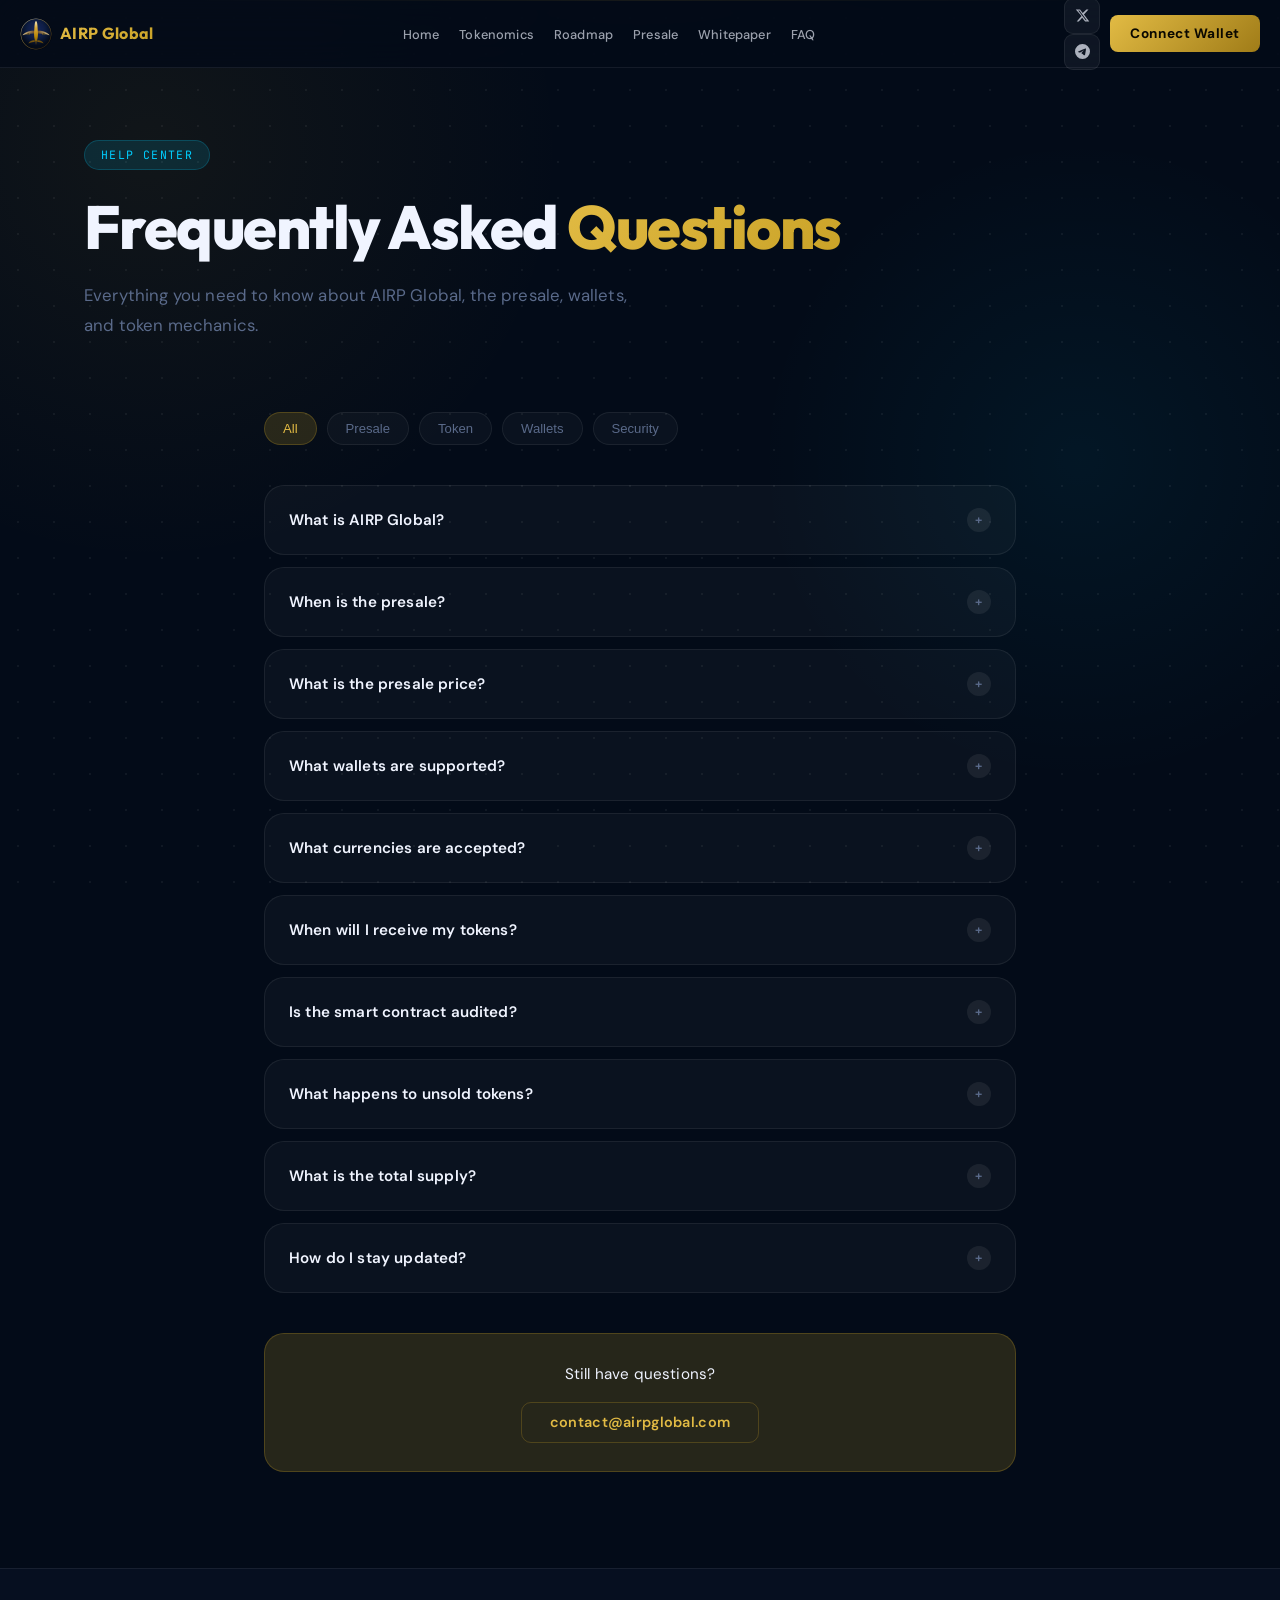
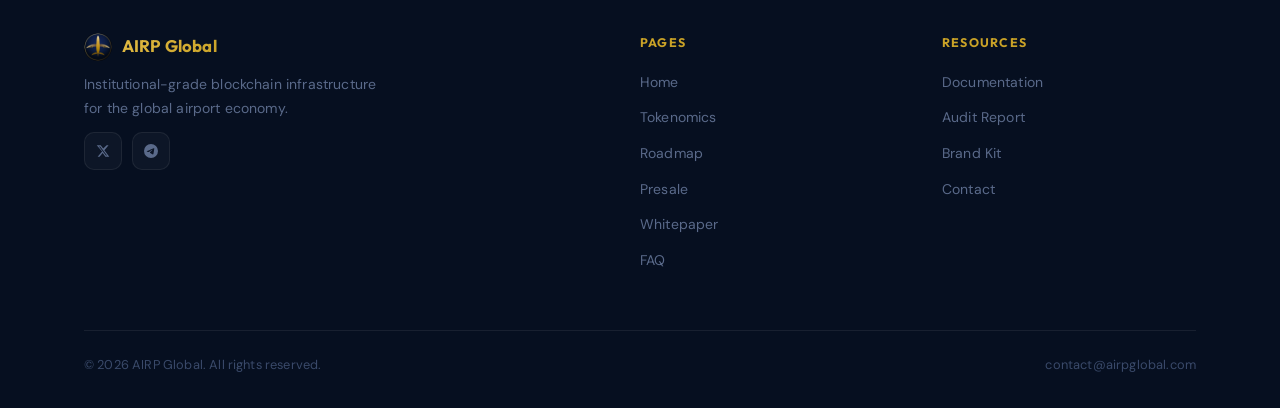
<file: faq/index.html>
<!DOCTYPE html>
<html lang="en">
<head>
<meta charset="UTF-8">
<meta name="viewport" content="width=device-width,initial-scale=1.0">
<title>FAQ — AIRP Global</title>
<meta name="description" content="Common questions about AIRP Global, wallets, vesting, security, and presale participation.">
<meta property="og:title" content="FAQ — AIRP Global">
<meta property="og:image" content="https://www.airpglobal.com/og-image.png">
<link rel="stylesheet" href="../shared.css">
<style>
.faq-categories{display:flex;gap:10px;flex-wrap:wrap;margin-bottom:40px}
.faq-cat-btn{padding:8px 18px;border-radius:100px;font-size:.82rem;font-weight:500;cursor:pointer;border:1px solid var(--border);background:var(--card);color:var(--muted);transition:all .2s}
.faq-cat-btn.active,.faq-cat-btn:hover{background:var(--gold-d);color:var(--gold-l);border-color:var(--gold-b)}
.faq-list{display:grid;gap:12px}
.faq-item{background:var(--card);border:1px solid var(--border);border-radius:var(--r-lg);overflow:hidden;transition:border-color .25s}
.faq-item.open{border-color:var(--gold-b)}
.faq-q{display:flex;align-items:center;justify-content:space-between;gap:16px;padding:22px 24px;cursor:pointer;font-weight:600;font-size:.95rem;line-height:1.45;transition:color .2s}
.faq-q:hover{color:var(--gold-l)}
.faq-item.open .faq-q{color:var(--gold-l)}
.faq-icon{flex-shrink:0;width:24px;height:24px;border-radius:50%;background:var(--border);display:flex;align-items:center;justify-content:center;font-size:.8rem;color:var(--muted);transition:all .3s;font-style:normal}
.faq-item.open .faq-icon{background:var(--gold-d);color:var(--gold-l);transform:rotate(45deg)}
.faq-a{max-height:0;overflow:hidden;transition:max-height .4s ease,padding .3s}
.faq-a-inner{padding:0 24px 22px;font-size:.9rem;color:var(--muted);line-height:1.7;border-top:1px solid var(--border)}
.faq-a-inner p{padding-top:16px}
.faq-item.open .faq-a{max-height:300px}
</style>
</head><body>
<div class="page-bg"></div><div class="grid-overlay"></div>
<nav class="nav">
  <a href="/" class="nav-logo">
    <img src="../logo.png" alt="AIRP">
    <span>AIRP Global</span>
  </a>
  <ul class="nav-links">
    <li><a href="/">Home</a></li>
    <li><a href="/tokenomics/">Tokenomics</a></li>
    <li><a href="/roadmap/">Roadmap</a></li>
    <li><a href="/presale/">Presale</a></li>
    <li><a href="/whitepaper/">Whitepaper</a></li>
    <li><a href="/faq/">FAQ</a></li>
  </ul>
  <div class="nav-right">
    <div class="nav-social">
      <a href="https://x.com/airpglobal" target="_blank" aria-label="X" title="X / Twitter">
        <svg width="15" height="15" viewBox="0 0 24 24" fill="currentColor"><path d="M18.244 2.25h3.308l-7.227 8.26 8.502 11.24H16.17l-4.714-6.231-5.401 6.231H2.744l7.737-8.835L1.254 2.25H8.08l4.253 5.622 5.911-5.622zm-1.161 17.52h1.833L7.084 4.126H5.117z"/></svg>
      </a>
      <a href="https://t.me/airpglobal" target="_blank" aria-label="Telegram" title="Telegram">
        <svg width="15" height="15" viewBox="0 0 24 24" fill="currentColor"><path d="M11.944 0A12 12 0 0 0 0 12a12 12 0 0 0 12 12 12 12 0 0 0 12-12A12 12 0 0 0 12 0a12 12 0 0 0-.056 0zm4.962 7.224c.1-.002.321.023.465.14a.506.506 0 0 1 .171.325c.016.093.036.306.02.472-.18 1.898-.962 6.502-1.36 8.627-.168.9-.499 1.201-.82 1.23-.696.065-1.225-.46-1.9-.902-1.056-.693-1.653-1.124-2.678-1.8-1.185-.78-.417-1.21.258-1.91.177-.184 3.247-2.977 3.307-3.23.007-.032.014-.15-.056-.212s-.174-.041-.249-.024c-.106.024-1.793 1.14-5.061 3.345-.48.33-.913.49-1.302.48-.428-.008-1.252-.241-1.865-.44-.752-.245-1.349-.374-1.297-.789.027-.216.325-.437.893-.663 3.498-1.524 5.83-2.529 6.998-3.014 3.332-1.386 4.025-1.627 4.476-1.635z"/></svg>
      </a>
    </div>
    <a href="/presale/" class="nav-cta" onclick="navConnectWallet(event)">Connect Wallet</a>
  </div>
  <div class="nav-toggle"><span></span><span></span><span></span></div>
</nav>
<div class="page-hero">
  <div class="container">
    <div class="page-hero-badge">Help Center</div>
    <h1>Frequently Asked <span>Questions</span></h1>
    <p>Everything you need to know about AIRP Global, the presale, wallets, and token mechanics.</p>
  </div>
</div>

<section class="section" style="padding-top:0">
<div class="container" style="max-width:800px">

  <div class="faq-categories anim-up">
    <button class="faq-cat-btn active">All</button>
    <button class="faq-cat-btn">Presale</button>
    <button class="faq-cat-btn">Token</button>
    <button class="faq-cat-btn">Wallets</button>
    <button class="faq-cat-btn">Security</button>
  </div>

  <div class="faq-list">
    <div class="faq-item anim-up d1">
      <div class="faq-q">What is AIRP Global?<i class="faq-icon">+</i></div>
      <div class="faq-a"><div class="faq-a-inner"><p>AIRP Global is an institutional-grade blockchain infrastructure project building a unified payment, loyalty, and settlement layer for the global airport commerce ecosystem, deployed on BNB Smart Chain (BSC) as a BEP-20 token.</p></div></div>
    </div>
    <div class="faq-item anim-up d2">
      <div class="faq-q">When is the presale?<i class="faq-icon">+</i></div>
      <div class="faq-a"><div class="faq-a-inner"><p>The public presale launches on <strong style="color:var(--white)">July 15, 2026 at 00:00 UTC</strong>. It runs for 30 days or until the 150,000,000 AIRP allocation is sold out. Register on the whitelist to be notified.</p></div></div>
    </div>
    <div class="faq-item anim-up d3">
      <div class="faq-q">What is the presale price?<i class="faq-icon">+</i></div>
      <div class="faq-a"><div class="faq-a-inner"><p>The presale price is <strong style="color:var(--gold-l)">$0.005 per AIRP</strong>. The public listing price on PancakeSwap will be $0.008, representing a 60% discount for presale participants.</p></div></div>
    </div>
    <div class="faq-item anim-up d1">
      <div class="faq-q">What wallets are supported?<i class="faq-icon">+</i></div>
      <div class="faq-a"><div class="faq-a-inner"><p>Any BSC-compatible wallet is supported: MetaMask, Trust Wallet, Binance Wallet, and all WalletConnect v2 compatible wallets. Make sure you're connected to the BNB Smart Chain (BSC) network.</p></div></div>
    </div>
    <div class="faq-item anim-up d2">
      <div class="faq-q">What currencies are accepted?<i class="faq-icon">+</i></div>
      <div class="faq-a"><div class="faq-a-inner"><p>The presale accepts BNB, USDT (BEP-20), and USDC (BEP-20). Minimum purchase is $50 and maximum is $5,000 per wallet.</p></div></div>
    </div>
    <div class="faq-item anim-up d3">
      <div class="faq-q">When will I receive my tokens?<i class="faq-icon">+</i></div>
      <div class="faq-a"><div class="faq-a-inner"><p><strong style="color:var(--white)">25% is unlocked immediately at TGE</strong> (Token Generation Event). The remaining 75% vests linearly over 4 months (~18.75% per month), enforced by immutable smart contract.</p></div></div>
    </div>
    <div class="faq-item anim-up d1">
      <div class="faq-q">Is the smart contract audited?<i class="faq-icon">+</i></div>
      <div class="faq-a"><div class="faq-a-inner"><p>A security audit is initiated in Q2 2026 and will be completed before the CEX listing. All contracts use OpenZeppelin audited libraries, ReentrancyGuard protection, and multi-signature treasury control (3/5).</p></div></div>
    </div>
    <div class="faq-item anim-up d2">
      <div class="faq-q">What happens to unsold tokens?<i class="faq-icon">+</i></div>
      <div class="faq-a"><div class="faq-a-inner"><p>All unsold presale tokens are <strong style="color:var(--white)">permanently burned at TGE</strong>. This is a deflationary mechanism enforced by smart contract — no manual override is possible.</p></div></div>
    </div>
    <div class="faq-item anim-up d3">
      <div class="faq-q">What is the total supply?<i class="faq-icon">+</i></div>
      <div class="faq-a"><div class="faq-a-inner"><p>The total supply is exactly <strong style="color:var(--gold-l)">1,000,000,000 AIRP</strong> — permanently fixed. There is no mint function after deployment, no hidden inflation, and ownership is controlled via multi-signature governance.</p></div></div>
    </div>
    <div class="faq-item anim-up d1">
      <div class="faq-q">How do I stay updated?<i class="faq-icon">+</i></div>
      <div class="faq-a"><div class="faq-a-inner"><p>Follow us on <a href="https://x.com/airpglobal" style="color:var(--gold-l)">X (@airpglobal)</a> and join the <a href="https://t.me/airpglobal" style="color:var(--gold-l)">Telegram channel</a>. All announcements including the smart contract address will be published exclusively via official channels.</p></div></div>
    </div>
  </div>

  <div style="margin-top:40px;padding:28px;background:var(--gold-d);border:1px solid var(--gold-b);border-radius:var(--r-lg);text-align:center" class="anim-up">
    <p style="font-size:.95rem;margin-bottom:16px">Still have questions?</p>
    <a href="mailto:contact@airpglobal.com" class="btn btn-secondary">contact@airpglobal.com</a>
  </div>

</div>
</section>
<script>
document.querySelectorAll('.faq-q').forEach(q=>{
  q.addEventListener('click',()=>{
    const item = q.closest('.faq-item');
    const wasOpen = item.classList.contains('open');
    document.querySelectorAll('.faq-item.open').forEach(i=>i.classList.remove('open'));
    if(!wasOpen) item.classList.add('open');
  });
});
document.querySelectorAll('.faq-cat-btn').forEach(btn=>{
  btn.addEventListener('click',()=>{
    document.querySelectorAll('.faq-cat-btn').forEach(b=>b.classList.remove('active'));
    btn.classList.add('active');
  });
});
</script>
<footer class="footer">
  <div class="container">
    <div class="footer-grid">
      <div class="footer-brand">
        <a href="/" style="display:flex;align-items:center;gap:10px;margin-bottom:4px">
          <img src="../logo.png" alt="AIRP" style="width:28px;height:28px;border-radius:50%">
          <span style="font-family:var(--font-d);font-weight:700;font-size:1.05rem;background:linear-gradient(135deg,var(--gold-l),var(--gold));-webkit-background-clip:text;-webkit-text-fill-color:transparent;background-clip:text">AIRP Global</span>
        </a>
        <p>Institutional-grade blockchain infrastructure for the global airport economy.</p>
        <div class="footer-social">
          <a href="https://x.com/airpglobal" target="_blank" title="X / Twitter">
            <svg width="14" height="14" viewBox="0 0 24 24" fill="currentColor"><path d="M18.244 2.25h3.308l-7.227 8.26 8.502 11.24H16.17l-4.714-6.231-5.401 6.231H2.744l7.737-8.835L1.254 2.25H8.08l4.253 5.622 5.911-5.622zm-1.161 17.52h1.833L7.084 4.126H5.117z"/></svg>
          </a>
          <a href="https://t.me/airpglobal" target="_blank" title="Telegram">
            <svg width="14" height="14" viewBox="0 0 24 24" fill="currentColor"><path d="M11.944 0A12 12 0 0 0 0 12a12 12 0 0 0 12 12 12 12 0 0 0 12-12A12 12 0 0 0 12 0a12 12 0 0 0-.056 0zm4.962 7.224c.1-.002.321.023.465.14a.506.506 0 0 1 .171.325c.016.093.036.306.02.472-.18 1.898-.962 6.502-1.36 8.627-.168.9-.499 1.201-.82 1.23-.696.065-1.225-.46-1.9-.902-1.056-.693-1.653-1.124-2.678-1.8-1.185-.78-.417-1.21.258-1.91.177-.184 3.247-2.977 3.307-3.23.007-.032.014-.15-.056-.212s-.174-.041-.249-.024c-.106.024-1.793 1.14-5.061 3.345-.48.33-.913.49-1.302.48-.428-.008-1.252-.241-1.865-.44-.752-.245-1.349-.374-1.297-.789.027-.216.325-.437.893-.663 3.498-1.524 5.83-2.529 6.998-3.014 3.332-1.386 4.025-1.627 4.476-1.635z"/></svg>
          </a>
        </div>
      </div>
      <div class="footer-col">
        <h4>Pages</h4>
        <ul>
          <li><a href="/">Home</a></li>
          <li><a href="/tokenomics/">Tokenomics</a></li>
          <li><a href="/roadmap/">Roadmap</a></li>
          <li><a href="/presale/">Presale</a></li>
          <li><a href="/whitepaper/">Whitepaper</a></li>
          <li><a href="/faq/">FAQ</a></li>
        </ul>
      </div>
      <div class="footer-col">
        <h4>Resources</h4>
        <ul>
          <li><a href="/whitepaper/">Documentation</a></li>
          <li><a href="#">Audit Report</a></li>
          <li><a href="#">Brand Kit</a></li>
          <li><a href="mailto:contact@airpglobal.com">Contact</a></li>
        </ul>
      </div>
    </div>
    <div class="footer-bottom">
      <span>&copy; 2026 AIRP Global. All rights reserved.</span>
      <span>contact@airpglobal.com</span>
    </div>
  </div>
</footer><script src="../shared.js"></script>
</body>
</html>
</file>
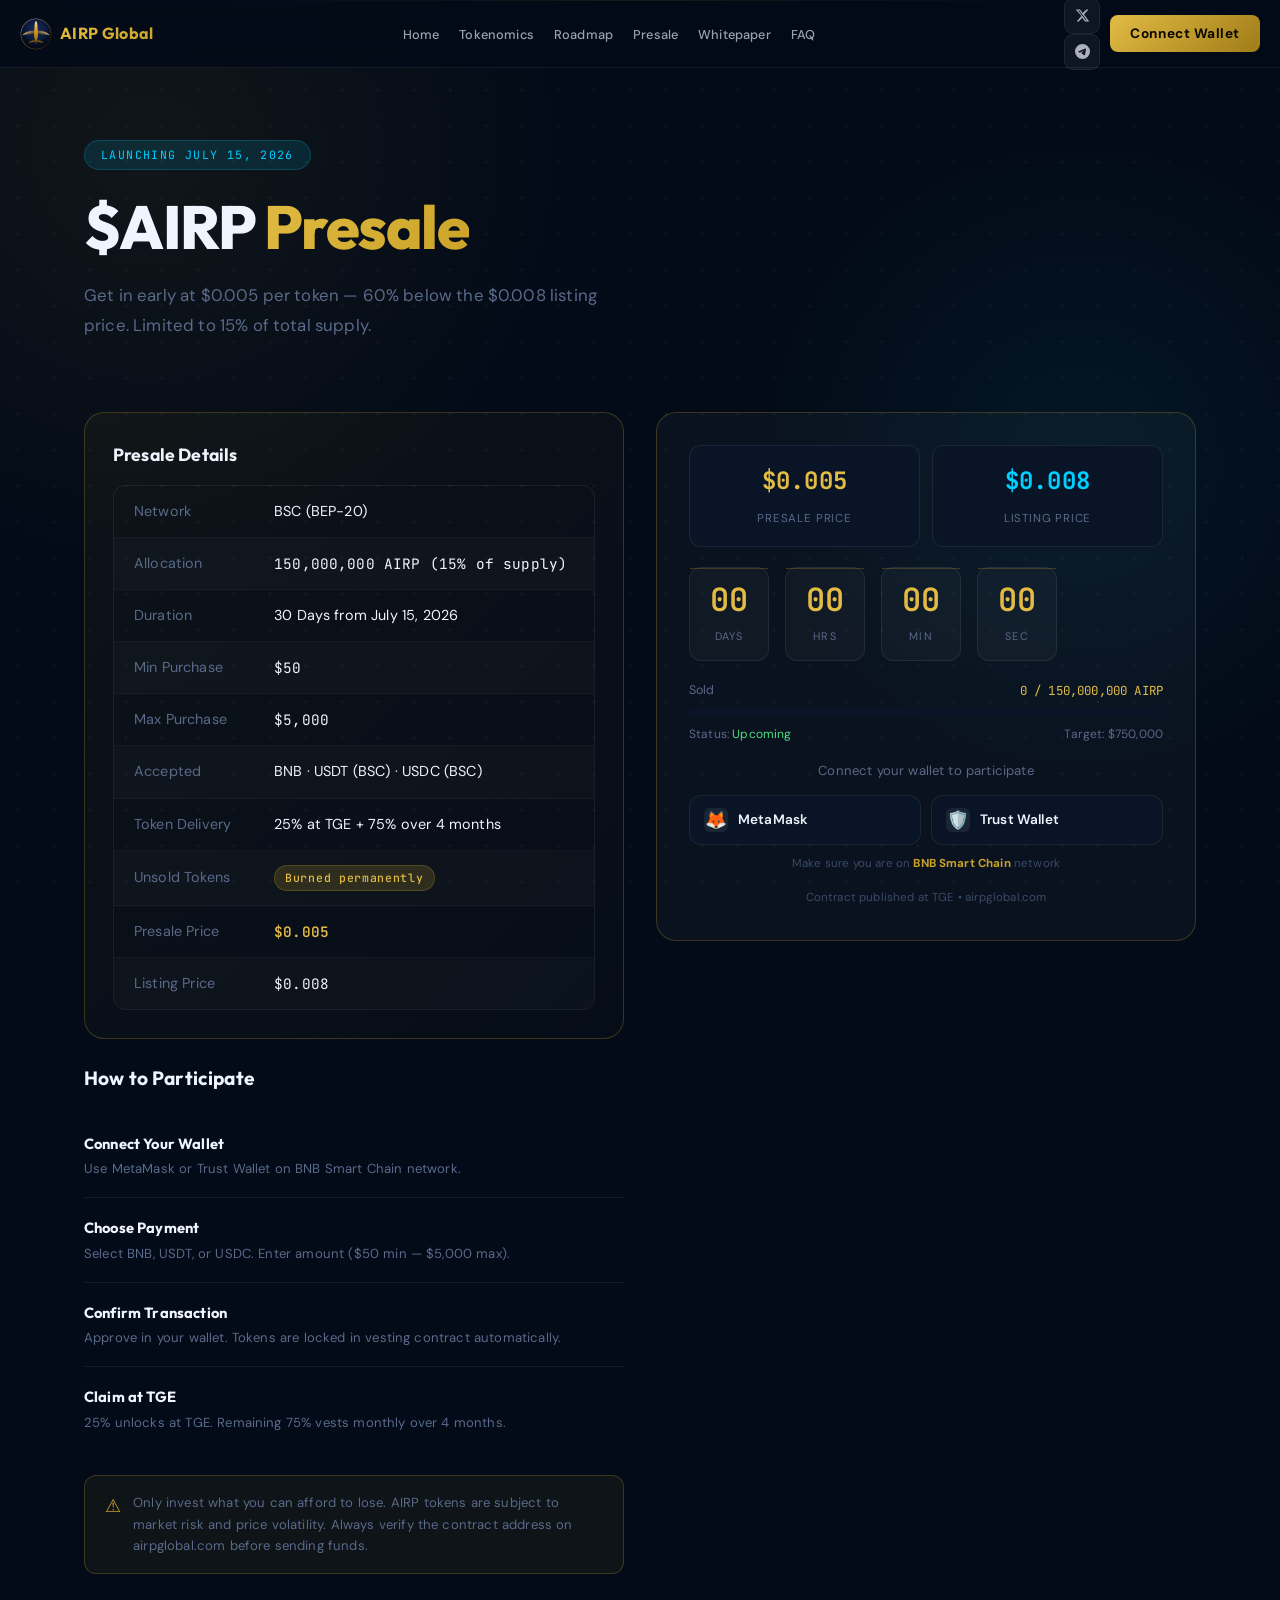
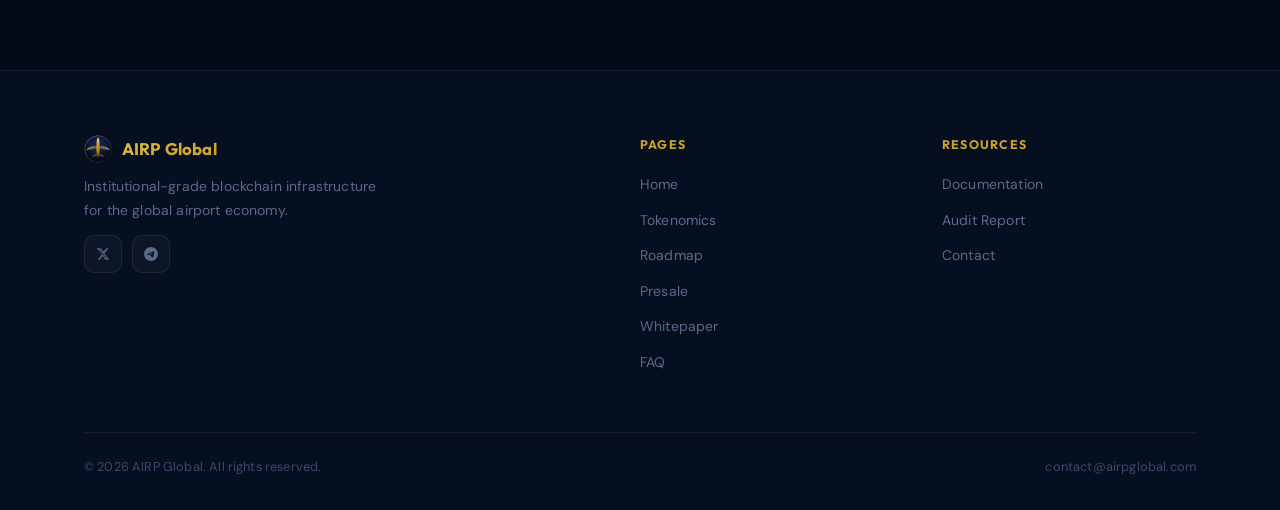
<file: presale/index.html>
<!DOCTYPE html>
<html lang="en">
<head>
<meta charset="UTF-8">
<meta name="viewport" content="width=device-width,initial-scale=1.0">
<title>Presale — AIRP Global</title>
<meta name="description" content="Join the $AIRP presale on July 15, 2026. Buy at $0.005 — 60% below listing price.">
<link rel="stylesheet" href="../shared.css">
<style>
.presale-layout{display:grid;grid-template-columns:1fr 1fr;gap:32px;align-items:start}
.presale-widget{background:var(--card);border:1px solid var(--gold-b);border-radius:var(--r-lg);padding:32px;position:sticky;top:88px;overflow:hidden}
.presale-widget::before{content:\'\';display:block;height:2px;background:linear-gradient(90deg,var(--gold-l),var(--gold));margin:-32px -32px 28px;border-radius:var(--r-lg) var(--r-lg) 0 0}
.price-row{display:grid;grid-template-columns:1fr 1fr;gap:12px;margin-bottom:20px}
.price-box{padding:16px;background:var(--bg3);border-radius:var(--r);border:1px solid var(--border);text-align:center}
.price-val{font-family:var(--font-m);font-size:1.5rem;font-weight:700;color:var(--gold-l);display:block;margin-bottom:4px}
.price-lbl{font-size:.72rem;color:var(--muted);letter-spacing:.07em;text-transform:uppercase}
.progress-wrap{margin:16px 0}
.progress-bar{height:8px;background:var(--bg3);border-radius:4px;overflow:hidden;margin:8px 0}
.progress-fill{height:100%;border-radius:4px;background:linear-gradient(90deg,var(--gold),var(--gold-l));transition:width .5s ease}
.steps-list{counter-reset:steps;list-style:none}
.steps-list li{counter-increment:steps;display:flex;gap:14px;padding:18px 0;border-bottom:1px solid var(--border)}
.steps-list li:last-child{border-bottom:none}
.steps-list li::before{content:counter(steps,"0" decimal-leading-zero);flex-shrink:0;width:38px;height:38px;border-radius:50%;background:var(--gold-d);border:1px solid var(--gold-b);display:flex;align-items:center;justify-content:center;font-family:var(--font-m);font-size:.82rem;font-weight:700;color:var(--gold-l)}
.steps-list li h4{font-family:var(--font-d);font-size:.92rem;font-weight:700;margin-bottom:3px}
.steps-list li p{font-size:.82rem;color:var(--muted);line-height:1.6}

/* Wallet UI */
.wallet-section{margin-top:4px}
.wallet-address{display:flex;align-items:center;justify-content:space-between;gap:8px;padding:10px 14px;background:var(--bg3);border:1px solid var(--gold-b);border-radius:var(--r);margin-bottom:12px;font-family:var(--font-m);font-size:.78rem;color:var(--gold-l)}
.wallet-dot{width:8px;height:8px;border-radius:50%;background:#4ade80;flex-shrink:0;box-shadow:0 0 6px #4ade80}
.network-badge{display:inline-flex;align-items:center;gap:5px;padding:3px 10px;border-radius:100px;font-family:var(--font-m);font-size:.68rem;background:rgba(34,197,94,.1);color:#4ade80;border:1px solid rgba(34,197,94,.2);margin-bottom:12px}
.buy-tabs{display:flex;gap:8px;margin-bottom:16px}
.buy-tab{flex:1;padding:8px;border-radius:8px;border:1px solid var(--border);background:var(--bg3);color:var(--muted);font-size:.82rem;font-weight:600;cursor:pointer;transition:all .2s;text-align:center}
.buy-tab.active{background:var(--gold-d);border-color:var(--gold-b);color:var(--gold-l)}
.amount-input{width:100%;padding:12px 16px;background:var(--bg3);border:1px solid var(--border);border-radius:var(--r);color:var(--white);font-family:var(--font-m);font-size:1rem;outline:none;transition:border-color .2s;margin-bottom:8px;box-sizing:border-box}
.amount-input:focus{border-color:var(--gold-b)}
.amount-input::placeholder{color:var(--muted2)}
.amount-preview{display:flex;justify-content:space-between;font-size:.78rem;color:var(--muted);margin-bottom:16px;padding:0 2px}
.amount-preview span{color:var(--gold-l);font-family:var(--font-m)}
.warning-box{padding:12px 14px;background:rgba(201,162,39,.06);border:1px solid var(--gold-b);border-radius:var(--r);font-size:.78rem;color:var(--muted);line-height:1.6;margin-top:12px}
.wallet-options{display:grid;grid-template-columns:1fr 1fr;gap:10px;margin-bottom:4px}
.wallet-opt{display:flex;align-items:center;gap:10px;padding:12px 14px;background:var(--bg3);border:1px solid var(--border);border-radius:var(--r);cursor:pointer;transition:all .2s;font-size:.85rem;font-weight:600}
.wallet-opt:hover{border-color:var(--gold-b);background:var(--gold-d)}
.wallet-opt img,.wallet-opt .wicon{width:24px;height:24px;border-radius:6px;flex-shrink:0}
.wicon{display:flex;align-items:center;justify-content:center;font-size:1.1rem;background:var(--border);border-radius:6px}

#not-connected{display:block}
#connected{display:none}
#tx-pending{display:none}
#tx-success{display:none}

.spinner{display:inline-block;width:16px;height:16px;border:2px solid rgba(255,255,255,.3);border-top-color:var(--white);border-radius:50%;animation:spin .7s linear infinite;vertical-align:middle;margin-right:6px}
@keyframes spin{to{transform:rotate(360deg)}}

.success-box{text-align:center;padding:24px}
.success-icon{font-size:3rem;display:block;margin-bottom:12px}

@media(max-width:900px){.presale-layout{grid-template-columns:1fr}.presale-widget{position:static}}
@media(max-width:480px){.wallet-options{grid-template-columns:1fr}}
</style>
</head>
<body>
<div class="page-bg"></div>
<div class="grid-overlay"></div>

<nav class="nav">
  <a href="/" class="nav-logo">
    <img src="../logo.png" alt="AIRP">
    <span>AIRP Global</span>
  </a>
  <ul class="nav-links">
    <li><a href="/">Home</a></li>
    <li><a href="/tokenomics/">Tokenomics</a></li>
    <li><a href="/roadmap/">Roadmap</a></li>
    <li><a href="/presale/">Presale</a></li>
    <li><a href="/whitepaper/">Whitepaper</a></li>
    <li><a href="/faq/">FAQ</a></li>
  </ul>
  <div class="nav-right">
    <div class="nav-social">
      <a href="https://x.com/airpglobal" target="_blank" aria-label="X" title="X / Twitter">
        <svg width="15" height="15" viewBox="0 0 24 24" fill="currentColor"><path d="M18.244 2.25h3.308l-7.227 8.26 8.502 11.24H16.17l-4.714-6.231-5.401 6.231H2.744l7.737-8.835L1.254 2.25H8.08l4.253 5.622 5.911-5.622zm-1.161 17.52h1.833L7.084 4.126H5.117z"/></svg>
      </a>
      <a href="https://t.me/airpglobal" target="_blank" aria-label="Telegram" title="Telegram">
        <svg width="15" height="15" viewBox="0 0 24 24" fill="currentColor"><path d="M11.944 0A12 12 0 0 0 0 12a12 12 0 0 0 12 12 12 12 0 0 0 12-12A12 12 0 0 0 12 0a12 12 0 0 0-.056 0zm4.962 7.224c.1-.002.321.023.465.14a.506.506 0 0 1 .171.325c.016.093.036.306.02.472-.18 1.898-.962 6.502-1.36 8.627-.168.9-.499 1.201-.82 1.23-.696.065-1.225-.46-1.9-.902-1.056-.693-1.653-1.124-2.678-1.8-1.185-.78-.417-1.21.258-1.91.177-.184 3.247-2.977 3.307-3.23.007-.032.014-.15-.056-.212s-.174-.041-.249-.024c-.106.024-1.793 1.14-5.061 3.345-.48.33-.913.49-1.302.48-.428-.008-1.252-.241-1.865-.44-.752-.245-1.349-.374-1.297-.789.027-.216.325-.437.893-.663 3.498-1.524 5.83-2.529 6.998-3.014 3.332-1.386 4.025-1.627 4.476-1.635z"/></svg>
      </a>
    </div>
    <a href="/presale/" class="nav-cta" onclick="navConnectWallet(event)">Connect Wallet</a>
  </div>
  <div class="nav-toggle"><span></span><span></span><span></span></div>
</nav>

<div class="page-hero">
  <div class="container">
    <div class="page-hero-badge">Launching July 15, 2026</div>
    <h1>$AIRP <span>Presale</span></h1>
    <p>Get in early at $0.005 per token — 60% below the $0.008 listing price. Limited to 15% of total supply.</p>
  </div>
</div>

<section class="section" style="padding-top:0">
<div class="container">
<div class="presale-layout">

  <!-- LEFT: Details -->
  <div>
    <div class="card card-gold anim-up" style="margin-bottom:24px">
      <h3 style="font-family:var(--font-d);font-size:1.1rem;font-weight:700;margin-bottom:16px">Presale Details</h3>
      <table class="data-table">
        <tbody>
          <tr><td style="color:var(--muted)">Network</td><td>BSC (BEP-20)</td></tr>
          <tr><td style="color:var(--muted)">Allocation</td><td style="font-family:var(--font-m)">150,000,000 AIRP (15% of supply)</td></tr>
          <tr><td style="color:var(--muted)">Duration</td><td>30 Days from July 15, 2026</td></tr>
          <tr><td style="color:var(--muted)">Min Purchase</td><td style="font-family:var(--font-m)">$50</td></tr>
          <tr><td style="color:var(--muted)">Max Purchase</td><td style="font-family:var(--font-m)">$5,000</td></tr>
          <tr><td style="color:var(--muted)">Accepted</td><td>BNB &middot; USDT (BSC) &middot; USDC (BSC)</td></tr>
          <tr><td style="color:var(--muted)">Token Delivery</td><td>25% at TGE + 75% over 4 months</td></tr>
          <tr><td style="color:var(--muted)">Unsold Tokens</td><td><span class="badge badge-gold">Burned permanently</span></td></tr>
          <tr><td style="color:var(--muted)">Presale Price</td><td style="font-family:var(--font-m);color:var(--gold-l);font-weight:600">$0.005</td></tr>
          <tr><td style="color:var(--muted)">Listing Price</td><td style="font-family:var(--font-m)">$0.008</td></tr>
        </tbody>
      </table>
    </div>

    <div class="anim-up d2" style="margin-bottom:24px">
      <h3 style="font-family:var(--font-d);font-size:1.2rem;font-weight:700;margin-bottom:20px">How to Participate</h3>
      <ol class="steps-list">
        <li><div><h4>Connect Your Wallet</h4><p>Use MetaMask or Trust Wallet on BNB Smart Chain network.</p></div></li>
        <li><div><h4>Choose Payment</h4><p>Select BNB, USDT, or USDC. Enter amount ($50 min — $5,000 max).</p></div></li>
        <li><div><h4>Confirm Transaction</h4><p>Approve in your wallet. Tokens are locked in vesting contract automatically.</p></div></li>
        <li><div><h4>Claim at TGE</h4><p>25% unlocks at TGE. Remaining 75% vests monthly over 4 months.</p></div></li>
      </ol>
    </div>

    <div style="padding:16px 20px;background:rgba(201,162,39,.06);border:1px solid var(--gold-b);border-radius:var(--r);display:flex;gap:12px" class="anim-up d3">
      <span style="color:var(--gold);font-size:1.1rem;flex-shrink:0">&#9888;</span>
      <p style="font-size:.82rem;color:var(--muted);line-height:1.65">Only invest what you can afford to lose. AIRP tokens are subject to market risk and price volatility. Always verify the contract address on airpglobal.com before sending funds.</p>
    </div>
  </div>

  <!-- RIGHT: Widget -->
  <div class="presale-widget anim-up d1">

    <!-- Price row -->
    <div class="price-row">
      <div class="price-box">
        <span class="price-val">$0.005</span>
        <span class="price-lbl">Presale Price</span>
      </div>
      <div class="price-box">
        <span class="price-val" style="color:var(--cyan)">$0.008</span>
        <span class="price-lbl">Listing Price</span>
      </div>
    </div>

    <!-- Countdown -->
    <div class="countdown" style="margin-bottom:20px">
      <div class="countdown-unit"><span class="countdown-num" data-countdown="d">00</span><span class="countdown-label">Days</span></div>
      <div class="countdown-unit"><span class="countdown-num" data-countdown="h">00</span><span class="countdown-label">Hrs</span></div>
      <div class="countdown-unit"><span class="countdown-num" data-countdown="m">00</span><span class="countdown-label">Min</span></div>
      <div class="countdown-unit"><span class="countdown-num" data-countdown="s">00</span><span class="countdown-label">Sec</span></div>
    </div>

    <!-- Progress -->
    <div class="progress-wrap">
      <div style="display:flex;justify-content:space-between;font-size:.78rem;margin-bottom:4px">
        <span style="color:var(--muted)">Sold</span>
        <span style="color:var(--gold-l);font-family:var(--font-m)" id="progress-text">0 / 150,000,000 AIRP</span>
      </div>
      <div class="progress-bar"><div class="progress-fill" id="progress-fill" style="width:0%"></div></div>
      <div style="display:flex;justify-content:space-between;font-size:.75rem;color:var(--muted)">
        <span>Status: <span style="color:#4ade80" id="presale-status">Upcoming</span></span>
        <span>Target: $750,000</span>
      </div>
    </div>

    <!-- ── NOT CONNECTED ── -->
    <div id="not-connected" class="wallet-section">
      <p style="font-size:.82rem;color:var(--muted);text-align:center;margin-bottom:14px">Connect your wallet to participate</p>
      <div class="wallet-options">
        <div class="wallet-opt" onclick="connectMetaMask()">
          <div class="wicon">🦊</div>
          <span>MetaMask</span>
        </div>
        <div class="wallet-opt" onclick="connectTrustWallet()">
          <div class="wicon">🛡️</div>
          <span>Trust Wallet</span>
        </div>
      </div>
      <p style="text-align:center;font-size:.72rem;color:var(--muted2);margin-top:10px">Make sure you are on <strong style="color:var(--gold)">BNB Smart Chain</strong> network</p>
    </div>

    <!-- ── CONNECTED ── -->
    <div id="connected" class="wallet-section">
      <div class="network-badge">&#9679; BNB Smart Chain</div>
      <div class="wallet-address">
        <div style="display:flex;align-items:center;gap:8px">
          <div class="wallet-dot"></div>
          <span id="wallet-addr">0x0000...0000</span>
        </div>
        <span style="cursor:pointer;color:var(--muted);font-size:.75rem" onclick="disconnectWallet()">Disconnect</span>
      </div>

      <div class="buy-tabs">
        <div class="buy-tab active" onclick="setTab(this,\'BNB\')">BNB</div>
        <div class="buy-tab" onclick="setTab(this,\'USDT\')">USDT</div>
        <div class="buy-tab" onclick="setTab(this,\'USDC\')">USDC</div>
      </div>

      <input class="amount-input" type="number" id="buy-amount" placeholder="0.00" min="0" step="any" oninput="updatePreview()">
      <div class="amount-preview">
        <span>You pay</span>
        <span id="preview-pay">—</span>
      </div>
      <div class="amount-preview" style="margin-top:-4px">
        <span>You receive</span>
        <span id="preview-receive">—</span>
      </div>

      <button class="btn btn-primary" style="width:100%;margin-top:12px;padding:14px;font-size:.95rem" onclick="buyTokens()" id="buy-btn">
        Buy $AIRP
      </button>

      <div class="warning-box" style="margin-top:12px">
        &#9888; Presale contract address will be published at launch via airpglobal.com only. Do not send funds before July 15, 2026.
      </div>
    </div>

    <!-- ── TX PENDING ── -->
    <div id="tx-pending" class="wallet-section" style="text-align:center;padding:20px 0">
      <div class="spinner"></div>
      <p style="margin-top:12px;font-size:.9rem;color:var(--muted)">Transaction pending...<br>Please confirm in your wallet</p>
    </div>

    <!-- ── TX SUCCESS ── -->
    <div id="tx-success" class="wallet-section">
      <div class="success-box">
        <span class="success-icon">✅</span>
        <h4 style="font-family:var(--font-d);font-size:1.1rem;margin-bottom:8px">Purchase Successful!</h4>
        <p style="font-size:.85rem;color:var(--muted);margin-bottom:16px">Your AIRP tokens are locked in the vesting contract. 25% will be claimable at TGE.</p>
        <p style="font-family:var(--font-m);font-size:.8rem;color:var(--gold-l)" id="tx-hash"></p>
        <button class="btn btn-secondary" style="margin-top:16px;width:100%" onclick="resetWidget()">Buy More</button>
      </div>
    </div>

    <p style="text-align:center;font-size:.72rem;color:var(--muted2);margin-top:16px">
      Contract published at TGE &bull; airpglobal.com
    </p>
  </div>

</div>
</div>
</section>

<footer class="footer">
  <div class="container">
    <div class="footer-grid">
      <div class="footer-brand">
        <a href="/" style="display:flex;align-items:center;gap:10px;margin-bottom:4px">
          <img src="../logo.png" alt="AIRP" style="width:28px;height:28px;border-radius:50%">
          <span style="font-family:var(--font-d);font-weight:700;font-size:1.05rem;background:linear-gradient(135deg,var(--gold-l),var(--gold));-webkit-background-clip:text;-webkit-text-fill-color:transparent;background-clip:text">AIRP Global</span>
        </a>
        <p>Institutional-grade blockchain infrastructure for the global airport economy.</p>
        <div class="footer-social">
          <a href="https://x.com/airpglobal" target="_blank" title="X / Twitter">
            <svg width="14" height="14" viewBox="0 0 24 24" fill="currentColor"><path d="M18.244 2.25h3.308l-7.227 8.26 8.502 11.24H16.17l-4.714-6.231-5.401 6.231H2.744l7.737-8.835L1.254 2.25H8.08l4.253 5.622 5.911-5.622zm-1.161 17.52h1.833L7.084 4.126H5.117z"/></svg>
          </a>
          <a href="https://t.me/airpglobal" target="_blank" title="Telegram">
            <svg width="14" height="14" viewBox="0 0 24 24" fill="currentColor"><path d="M11.944 0A12 12 0 0 0 0 12a12 12 0 0 0 12 12 12 12 0 0 0 12-12A12 12 0 0 0 12 0a12 12 0 0 0-.056 0zm4.962 7.224c.1-.002.321.023.465.14a.506.506 0 0 1 .171.325c.016.093.036.306.02.472-.18 1.898-.962 6.502-1.36 8.627-.168.9-.499 1.201-.82 1.23-.696.065-1.225-.46-1.9-.902-1.056-.693-1.653-1.124-2.678-1.8-1.185-.78-.417-1.21.258-1.91.177-.184 3.247-2.977 3.307-3.23.007-.032.014-.15-.056-.212s-.174-.041-.249-.024c-.106.024-1.793 1.14-5.061 3.345-.48.33-.913.49-1.302.48-.428-.008-1.252-.241-1.865-.44-.752-.245-1.349-.374-1.297-.789.027-.216.325-.437.893-.663 3.498-1.524 5.83-2.529 6.998-3.014 3.332-1.386 4.025-1.627 4.476-1.635z"/></svg>
          </a>
        </div>
      </div>
      <div class="footer-col">
        <h4>Pages</h4>
        <ul>
          <li><a href="/">Home</a></li>
          <li><a href="/tokenomics/">Tokenomics</a></li>
          <li><a href="/roadmap/">Roadmap</a></li>
          <li><a href="/presale/">Presale</a></li>
          <li><a href="/whitepaper/">Whitepaper</a></li>
          <li><a href="/faq/">FAQ</a></li>
        </ul>
      </div>
      <div class="footer-col">
        <h4>Resources</h4>
        <ul>
          <li><a href="/whitepaper/">Documentation</a></li>
          <li><a href="#">Audit Report</a></li>
          <li><a href="mailto:contact@airpglobal.com">Contact</a></li>
        </ul>
      </div>
    </div>
    <div class="footer-bottom">
      <span>&copy; 2026 AIRP Global. All rights reserved.</span>
      <span>contact@airpglobal.com</span>
    </div>
  </div>
</footer>

<script src="../shared.js"></script>
<script>
// ═══════════════════════════════════════════════════════
//  WALLET CONNECTION & PRESALE LOGIC
// ═══════════════════════════════════════════════════════

const BSC_CHAIN_ID     = '0x38';   // 56 decimal
const BSC_CHAIN_ID_DEC = 56;
const BNB_PRICE_USD    = 600;      // Fallback price — replace with Chainlink at TGE
const AIRP_PRICE_USD   = 0.005;    // $0.005 per AIRP

// Contract addresses — UPDATE THESE AFTER DEPLOY
const PRESALE_CONTRACT = '0x0000000000000000000000000000000000000000';

let walletAddress  = null;
let currentToken   = 'BNB';
let provider       = null;

// ── BSC Network config ────────────────────────────────
const BSC_PARAMS = {
  chainId: BSC_CHAIN_ID,
  chainName: 'BNB Smart Chain',
  nativeCurrency: { name: 'BNB', symbol: 'BNB', decimals: 18 },
  rpcUrls: ['https://bsc-dataseed.binance.org/'],
  blockExplorerUrls: ['https://bscscan.com/']
};

// ── Show/hide panels ──────────────────────────────────
function showPanel(id) {
  ['not-connected','connected','tx-pending','tx-success'].forEach(p => {
    document.getElementById(p).style.display = p === id ? 'block' : 'none';
  });
}

// ── Format address ────────────────────────────────────
function shortAddr(addr) {
  return addr.slice(0,6) + '...' + addr.slice(-4);
}

// ── Switch to BSC ─────────────────────────────────────
async function switchToBSC() {
  try {
    await window.ethereum.request({
      method: 'wallet_switchEthereumChain',
      params: [{ chainId: BSC_CHAIN_ID }]
    });
    return true;
  } catch (err) {
    if (err.code === 4902) {
      try {
        await window.ethereum.request({
          method: 'wallet_addEthereumChain',
          params: [BSC_PARAMS]
        });
        return true;
      } catch { return false; }
    }
    return false;
  }
}

// ── Connect MetaMask ──────────────────────────────────
async function connectMetaMask() {
  if (typeof window.ethereum === 'undefined') {
    alert('MetaMask not found.\n\nPlease install MetaMask from metamask.io and try again.');
    window.open('https://metamask.io/download/', '_blank');
    return;
  }
  try {
    const accounts = await window.ethereum.request({ method: 'eth_requestAccounts' });
    if (!accounts.length) return;

    // Switch to BSC
    const chainId = await window.ethereum.request({ method: 'eth_chainId' });
    if (chainId !== BSC_CHAIN_ID) {
      const switched = await switchToBSC();
      if (!switched) {
        alert('Please switch to BNB Smart Chain manually in MetaMask.');
        return;
      }
    }
    walletAddress = accounts[0];
    onWalletConnected();
  } catch (err) {
    if (err.code !== 4001) alert('Connection failed: ' + err.message);
  }
}

// ── Connect Trust Wallet (same as MetaMask provider) ─
async function connectTrustWallet() {
  // Trust Wallet injects window.ethereum on mobile
  if (typeof window.ethereum !== 'undefined') {
    await connectMetaMask();
  } else {
    // Deep link for mobile
    const dappUrl = encodeURIComponent(window.location.href);
    window.location.href = `https://link.trustwallet.com/open_url?coin_id=20000714&url=${dappUrl}`;
  }
}

// ── On wallet connected ───────────────────────────────
function onWalletConnected() {
  document.getElementById('wallet-addr').textContent = shortAddr(walletAddress);
  showPanel('connected');

  // Listen for account / chain changes
  window.ethereum.on('accountsChanged', accs => {
    if (!accs.length) { disconnectWallet(); return; }
    walletAddress = accs[0];
    document.getElementById('wallet-addr').textContent = shortAddr(walletAddress);
  });
  window.ethereum.on('chainChanged', () => window.location.reload());
}

// ── Disconnect ────────────────────────────────────────
function disconnectWallet() {
  walletAddress = null;
  showPanel('not-connected');
  document.getElementById('buy-amount').value = '';
  document.getElementById('preview-pay').textContent = '—';
  document.getElementById('preview-receive').textContent = '—';
}

// ── Tab switch ────────────────────────────────────────
function setTab(el, token) {
  document.querySelectorAll('.buy-tab').forEach(t => t.classList.remove('active'));
  el.classList.add('active');
  currentToken = token;
  document.getElementById('buy-amount').placeholder =
    token === 'BNB' ? '0.00 BNB' : `0.00 ${token}`;
  updatePreview();
}

// ── Preview calculation ───────────────────────────────
function updatePreview() {
  const amt = parseFloat(document.getElementById('buy-amount').value) || 0;
  if (!amt) {
    document.getElementById('preview-pay').textContent     = '—';
    document.getElementById('preview-receive').textContent = '—';
    return;
  }
  let usdValue;
  if (currentToken === 'BNB') {
    usdValue = amt * BNB_PRICE_USD;
    document.getElementById('preview-pay').textContent = `${amt} BNB ≈ $${usdValue.toFixed(2)}`;
  } else {
    usdValue = amt;
    document.getElementById('preview-pay').textContent = `${amt} ${currentToken}`;
  }
  const airpAmt = usdValue / AIRP_PRICE_USD;
  document.getElementById('preview-receive').textContent =
    airpAmt.toLocaleString('en-US', {maximumFractionDigits:0}) + ' AIRP';
}

// ── Buy tokens ────────────────────────────────────────
async function buyTokens() {
  const amt = parseFloat(document.getElementById('buy-amount').value);
  if (!amt || amt <= 0) { alert('Please enter an amount.'); return; }

  // Check presale is live (July 15 2026)
  const now     = new Date();
  const launch  = new Date('2026-07-15T00:00:00Z');
  if (now < launch) {
    alert('Presale has not started yet.\n\nLaunch: July 15, 2026 at 00:00 UTC');
    return;
  }

  // Check contract deployed
  if (PRESALE_CONTRACT === '0x0000000000000000000000000000000000000000') {
    alert('Presale contract not yet deployed.\n\nContract address will be published at TGE via airpglobal.com');
    return;
  }

  showPanel('tx-pending');

  try {
    let txHash;
    if (currentToken === 'BNB') {
      const bnbWei = BigInt(Math.round(amt * 1e18)).toString(16);
      txHash = await window.ethereum.request({
        method: 'eth_sendTransaction',
        params: [{
          from:  walletAddress,
          to:    PRESALE_CONTRACT,
          value: '0x' + bnbWei,
          gas:   '0x30D40'  // 200,000 gas
        }]
      });
    } else {
      // ERC20 approve + buyWithUSDT/USDC
      // Will be implemented with contract ABI after deploy
      alert('USDT/USDC purchase will be enabled at TGE with deployed contract.');
      showPanel('connected');
      return;
    }

    // Success
    document.getElementById('tx-hash').textContent = 'TX: ' + txHash.slice(0,10) + '...' + txHash.slice(-6);
    showPanel('tx-success');

  } catch (err) {
    showPanel('connected');
    if (err.code === 4001) {
      // User rejected
    } else {
      alert('Transaction failed: ' + (err.message || err));
    }
  }
}

// ── Reset widget ──────────────────────────────────────
function resetWidget() {
  document.getElementById('buy-amount').value = '';
  updatePreview();
  showPanel('connected');
}

// ── Auto reconnect on page load ───────────────────────
window.addEventListener('load', async () => {
  if (typeof window.ethereum !== 'undefined') {
    try {
      const accounts = await window.ethereum.request({ method: 'eth_accounts' });
      if (accounts.length) {
        const chainId = await window.ethereum.request({ method: 'eth_chainId' });
        if (chainId === BSC_CHAIN_ID) {
          walletAddress = accounts[0];
          onWalletConnected();
        }
      }
    } catch {}
  }
});
</script>
</body>
</html>
</file>
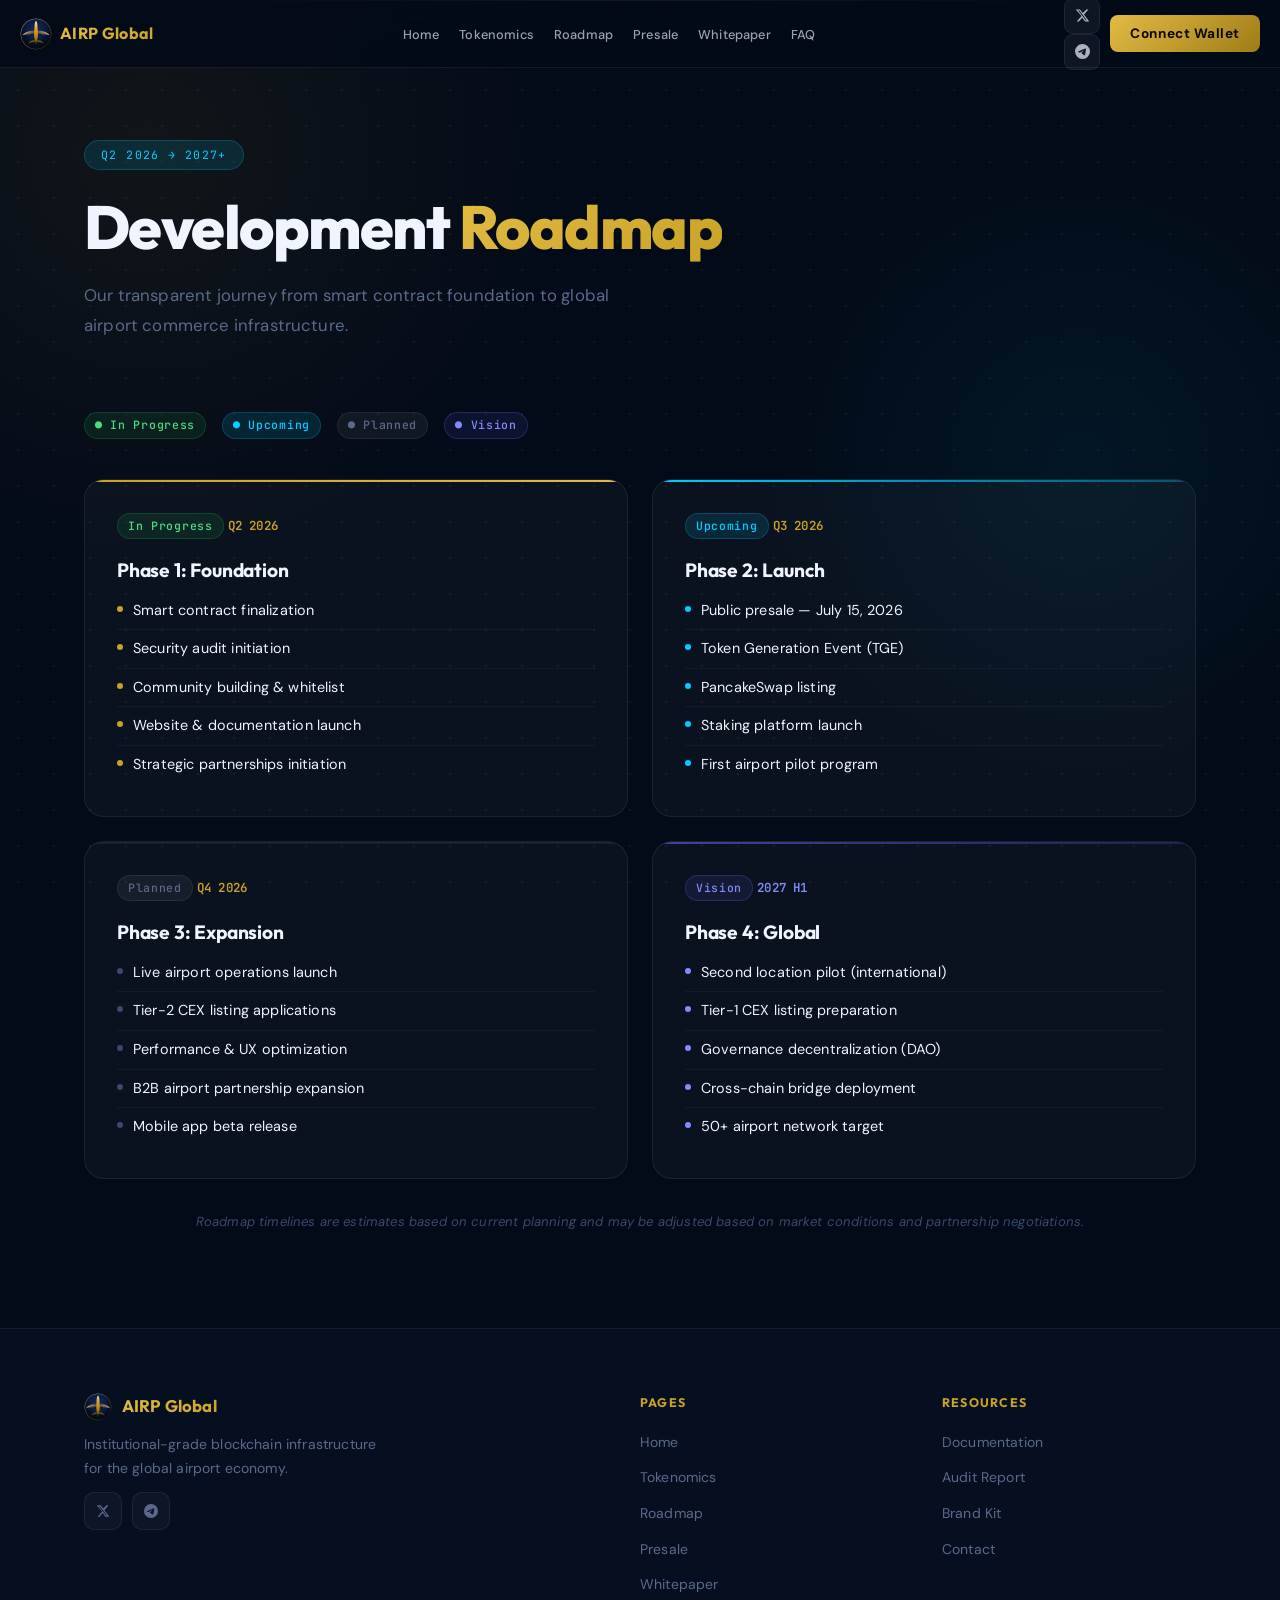
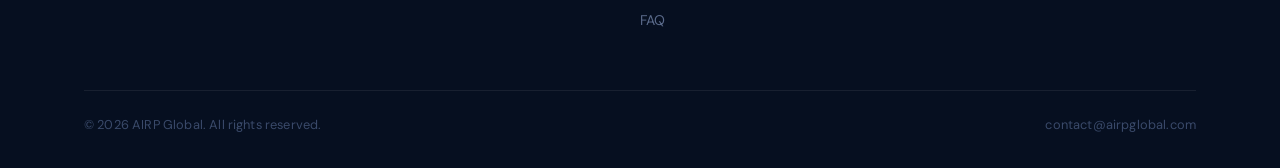
<file: roadmap/index.html>
<!DOCTYPE html>
<html lang="en">
<head>
<meta charset="UTF-8">
<meta name="viewport" content="width=device-width,initial-scale=1.0">
<title>Roadmap — AIRP Global</title>
<meta name="description" content="AIRP Global development roadmap: Foundation Q2 2026, Launch Q3 2026, Expansion Q4 2026, Global 2027.">
<meta property="og:title" content="Roadmap — AIRP Global">
<meta property="og:image" content="https://www.airpglobal.com/og-image.png">
<link rel="stylesheet" href="../shared.css">
<style>
.phases{display:grid;grid-template-columns:repeat(2,1fr);gap:24px}
.phase{background:var(--card);border:1px solid var(--border);border-radius:var(--r-lg);padding:32px;position:relative;overflow:hidden;transition:all .3s}
.phase::before{content:'';position:absolute;top:0;left:0;right:0;height:2px}
.phase.active::before{background:linear-gradient(90deg,var(--gold),var(--gold-l))}
.phase.upcoming::before{background:linear-gradient(90deg,var(--cyan),rgba(0,207,255,.3))}
.phase.planned::before{background:var(--border)}
.phase.vision::before{background:linear-gradient(90deg,rgba(99,102,241,.6),rgba(99,102,241,.2))}
.phase-tag{display:inline-flex;align-items:center;gap:6px;margin-bottom:16px}
.phase-quarter{font-family:var(--font-m);font-size:.78rem;color:var(--gold);font-weight:600}
.phase h3{font-family:var(--font-d);font-size:1.2rem;font-weight:700;margin-bottom:6px;letter-spacing:-.01em}
.phase-status{font-size:.75rem;letter-spacing:.08em;margin-bottom:20px}
.phase ul li{display:flex;align-items:flex-start;gap:10px;padding:8px 0;border-bottom:1px solid rgba(255,255,255,.04);font-size:.9rem;line-height:1.5}
.phase ul li:last-child{border-bottom:none}
.phase ul li::before{content:'';flex-shrink:0;width:6px;height:6px;border-radius:50%;margin-top:6px;background:var(--muted2)}
.phase.active ul li::before{background:var(--gold)}
.phase.upcoming ul li::before{background:var(--cyan)}
.phase.vision ul li::before{background:#818cf8}
@media(max-width:768px){.phases{grid-template-columns:1fr}}
</style>
</head><body>
<div class="page-bg"></div><div class="grid-overlay"></div>
<nav class="nav">
  <a href="/" class="nav-logo">
    <img src="../logo.png" alt="AIRP">
    <span>AIRP Global</span>
  </a>
  <ul class="nav-links">
    <li><a href="/">Home</a></li>
    <li><a href="/tokenomics/">Tokenomics</a></li>
    <li><a href="/roadmap/">Roadmap</a></li>
    <li><a href="/presale/">Presale</a></li>
    <li><a href="/whitepaper/">Whitepaper</a></li>
    <li><a href="/faq/">FAQ</a></li>
  </ul>
  <div class="nav-right">
    <div class="nav-social">
      <a href="https://x.com/airpglobal" target="_blank" aria-label="X" title="X / Twitter">
        <svg width="15" height="15" viewBox="0 0 24 24" fill="currentColor"><path d="M18.244 2.25h3.308l-7.227 8.26 8.502 11.24H16.17l-4.714-6.231-5.401 6.231H2.744l7.737-8.835L1.254 2.25H8.08l4.253 5.622 5.911-5.622zm-1.161 17.52h1.833L7.084 4.126H5.117z"/></svg>
      </a>
      <a href="https://t.me/airpglobal" target="_blank" aria-label="Telegram" title="Telegram">
        <svg width="15" height="15" viewBox="0 0 24 24" fill="currentColor"><path d="M11.944 0A12 12 0 0 0 0 12a12 12 0 0 0 12 12 12 12 0 0 0 12-12A12 12 0 0 0 12 0a12 12 0 0 0-.056 0zm4.962 7.224c.1-.002.321.023.465.14a.506.506 0 0 1 .171.325c.016.093.036.306.02.472-.18 1.898-.962 6.502-1.36 8.627-.168.9-.499 1.201-.82 1.23-.696.065-1.225-.46-1.9-.902-1.056-.693-1.653-1.124-2.678-1.8-1.185-.78-.417-1.21.258-1.91.177-.184 3.247-2.977 3.307-3.23.007-.032.014-.15-.056-.212s-.174-.041-.249-.024c-.106.024-1.793 1.14-5.061 3.345-.48.33-.913.49-1.302.48-.428-.008-1.252-.241-1.865-.44-.752-.245-1.349-.374-1.297-.789.027-.216.325-.437.893-.663 3.498-1.524 5.83-2.529 6.998-3.014 3.332-1.386 4.025-1.627 4.476-1.635z"/></svg>
      </a>
    </div>
    <a href="/presale/" class="nav-cta" onclick="navConnectWallet(event)">Connect Wallet</a>
  </div>
  <div class="nav-toggle"><span></span><span></span><span></span></div>
</nav>
<div class="page-hero">
  <div class="container">
    <div class="page-hero-badge">Q2 2026 &rarr; 2027+</div>
    <h1>Development <span>Roadmap</span></h1>
    <p>Our transparent journey from smart contract foundation to global airport commerce infrastructure.</p>
  </div>
</div>

<section class="section" style="padding-top:0">
<div class="container">

  <div style="display:flex;gap:16px;flex-wrap:wrap;margin-bottom:40px" class="anim-up">
    <span class="badge badge-green">&#9679; In Progress</span>
    <span class="badge badge-cyan">&#9679; Upcoming</span>
    <span class="badge badge-muted">&#9679; Planned</span>
    <span class="badge" style="background:rgba(99,102,241,.1);color:#818cf8;border:1px solid rgba(99,102,241,.25)">&#9679; Vision</span>
  </div>

  <div class="phases">
    <div class="phase active anim-up d1">
      <div class="phase-tag">
        <span class="badge badge-green">In Progress</span>
      </div>
      <span class="phase-quarter">Q2 2026</span>
      <h3>Phase 1: Foundation</h3>
      <ul>
        <li>Smart contract finalization</li>
        <li>Security audit initiation</li>
        <li>Community building &amp; whitelist</li>
        <li>Website &amp; documentation launch</li>
        <li>Strategic partnerships initiation</li>
      </ul>
    </div>
    <div class="phase upcoming anim-up d2">
      <div class="phase-tag">
        <span class="badge badge-cyan">Upcoming</span>
      </div>
      <span class="phase-quarter">Q3 2026</span>
      <h3>Phase 2: Launch</h3>
      <ul>
        <li>Public presale — July 15, 2026</li>
        <li>Token Generation Event (TGE)</li>
        <li>PancakeSwap listing</li>
        <li>Staking platform launch</li>
        <li>First airport pilot program</li>
      </ul>
    </div>
    <div class="phase planned anim-up d3">
      <div class="phase-tag">
        <span class="badge badge-muted">Planned</span>
      </div>
      <span class="phase-quarter">Q4 2026</span>
      <h3>Phase 3: Expansion</h3>
      <ul>
        <li>Live airport operations launch</li>
        <li>Tier-2 CEX listing applications</li>
        <li>Performance &amp; UX optimization</li>
        <li>B2B airport partnership expansion</li>
        <li>Mobile app beta release</li>
      </ul>
    </div>
    <div class="phase vision anim-up d4">
      <div class="phase-tag">
        <span class="badge" style="background:rgba(99,102,241,.1);color:#818cf8;border:1px solid rgba(99,102,241,.25)">Vision</span>
      </div>
      <span class="phase-quarter" style="color:#818cf8">2027 H1</span>
      <h3>Phase 4: Global</h3>
      <ul>
        <li>Second location pilot (international)</li>
        <li>Tier-1 CEX listing preparation</li>
        <li>Governance decentralization (DAO)</li>
        <li>Cross-chain bridge deployment</li>
        <li>50+ airport network target</li>
      </ul>
    </div>
  </div>

  <p style="margin-top:32px;font-size:.82rem;color:var(--muted2);font-style:italic;text-align:center" class="anim-up">
    Roadmap timelines are estimates based on current planning and may be adjusted based on market conditions and partnership negotiations.
  </p>

</div>
</section>
<footer class="footer">
  <div class="container">
    <div class="footer-grid">
      <div class="footer-brand">
        <a href="/" style="display:flex;align-items:center;gap:10px;margin-bottom:4px">
          <img src="../logo.png" alt="AIRP" style="width:28px;height:28px;border-radius:50%">
          <span style="font-family:var(--font-d);font-weight:700;font-size:1.05rem;background:linear-gradient(135deg,var(--gold-l),var(--gold));-webkit-background-clip:text;-webkit-text-fill-color:transparent;background-clip:text">AIRP Global</span>
        </a>
        <p>Institutional-grade blockchain infrastructure for the global airport economy.</p>
        <div class="footer-social">
          <a href="https://x.com/airpglobal" target="_blank" title="X / Twitter">
            <svg width="14" height="14" viewBox="0 0 24 24" fill="currentColor"><path d="M18.244 2.25h3.308l-7.227 8.26 8.502 11.24H16.17l-4.714-6.231-5.401 6.231H2.744l7.737-8.835L1.254 2.25H8.08l4.253 5.622 5.911-5.622zm-1.161 17.52h1.833L7.084 4.126H5.117z"/></svg>
          </a>
          <a href="https://t.me/airpglobal" target="_blank" title="Telegram">
            <svg width="14" height="14" viewBox="0 0 24 24" fill="currentColor"><path d="M11.944 0A12 12 0 0 0 0 12a12 12 0 0 0 12 12 12 12 0 0 0 12-12A12 12 0 0 0 12 0a12 12 0 0 0-.056 0zm4.962 7.224c.1-.002.321.023.465.14a.506.506 0 0 1 .171.325c.016.093.036.306.02.472-.18 1.898-.962 6.502-1.36 8.627-.168.9-.499 1.201-.82 1.23-.696.065-1.225-.46-1.9-.902-1.056-.693-1.653-1.124-2.678-1.8-1.185-.78-.417-1.21.258-1.91.177-.184 3.247-2.977 3.307-3.23.007-.032.014-.15-.056-.212s-.174-.041-.249-.024c-.106.024-1.793 1.14-5.061 3.345-.48.33-.913.49-1.302.48-.428-.008-1.252-.241-1.865-.44-.752-.245-1.349-.374-1.297-.789.027-.216.325-.437.893-.663 3.498-1.524 5.83-2.529 6.998-3.014 3.332-1.386 4.025-1.627 4.476-1.635z"/></svg>
          </a>
        </div>
      </div>
      <div class="footer-col">
        <h4>Pages</h4>
        <ul>
          <li><a href="/">Home</a></li>
          <li><a href="/tokenomics/">Tokenomics</a></li>
          <li><a href="/roadmap/">Roadmap</a></li>
          <li><a href="/presale/">Presale</a></li>
          <li><a href="/whitepaper/">Whitepaper</a></li>
          <li><a href="/faq/">FAQ</a></li>
        </ul>
      </div>
      <div class="footer-col">
        <h4>Resources</h4>
        <ul>
          <li><a href="/whitepaper/">Documentation</a></li>
          <li><a href="#">Audit Report</a></li>
          <li><a href="#">Brand Kit</a></li>
          <li><a href="mailto:contact@airpglobal.com">Contact</a></li>
        </ul>
      </div>
    </div>
    <div class="footer-bottom">
      <span>&copy; 2026 AIRP Global. All rights reserved.</span>
      <span>contact@airpglobal.com</span>
    </div>
  </div>
</footer><script src="../shared.js"></script>
</body>
</html>
</file>
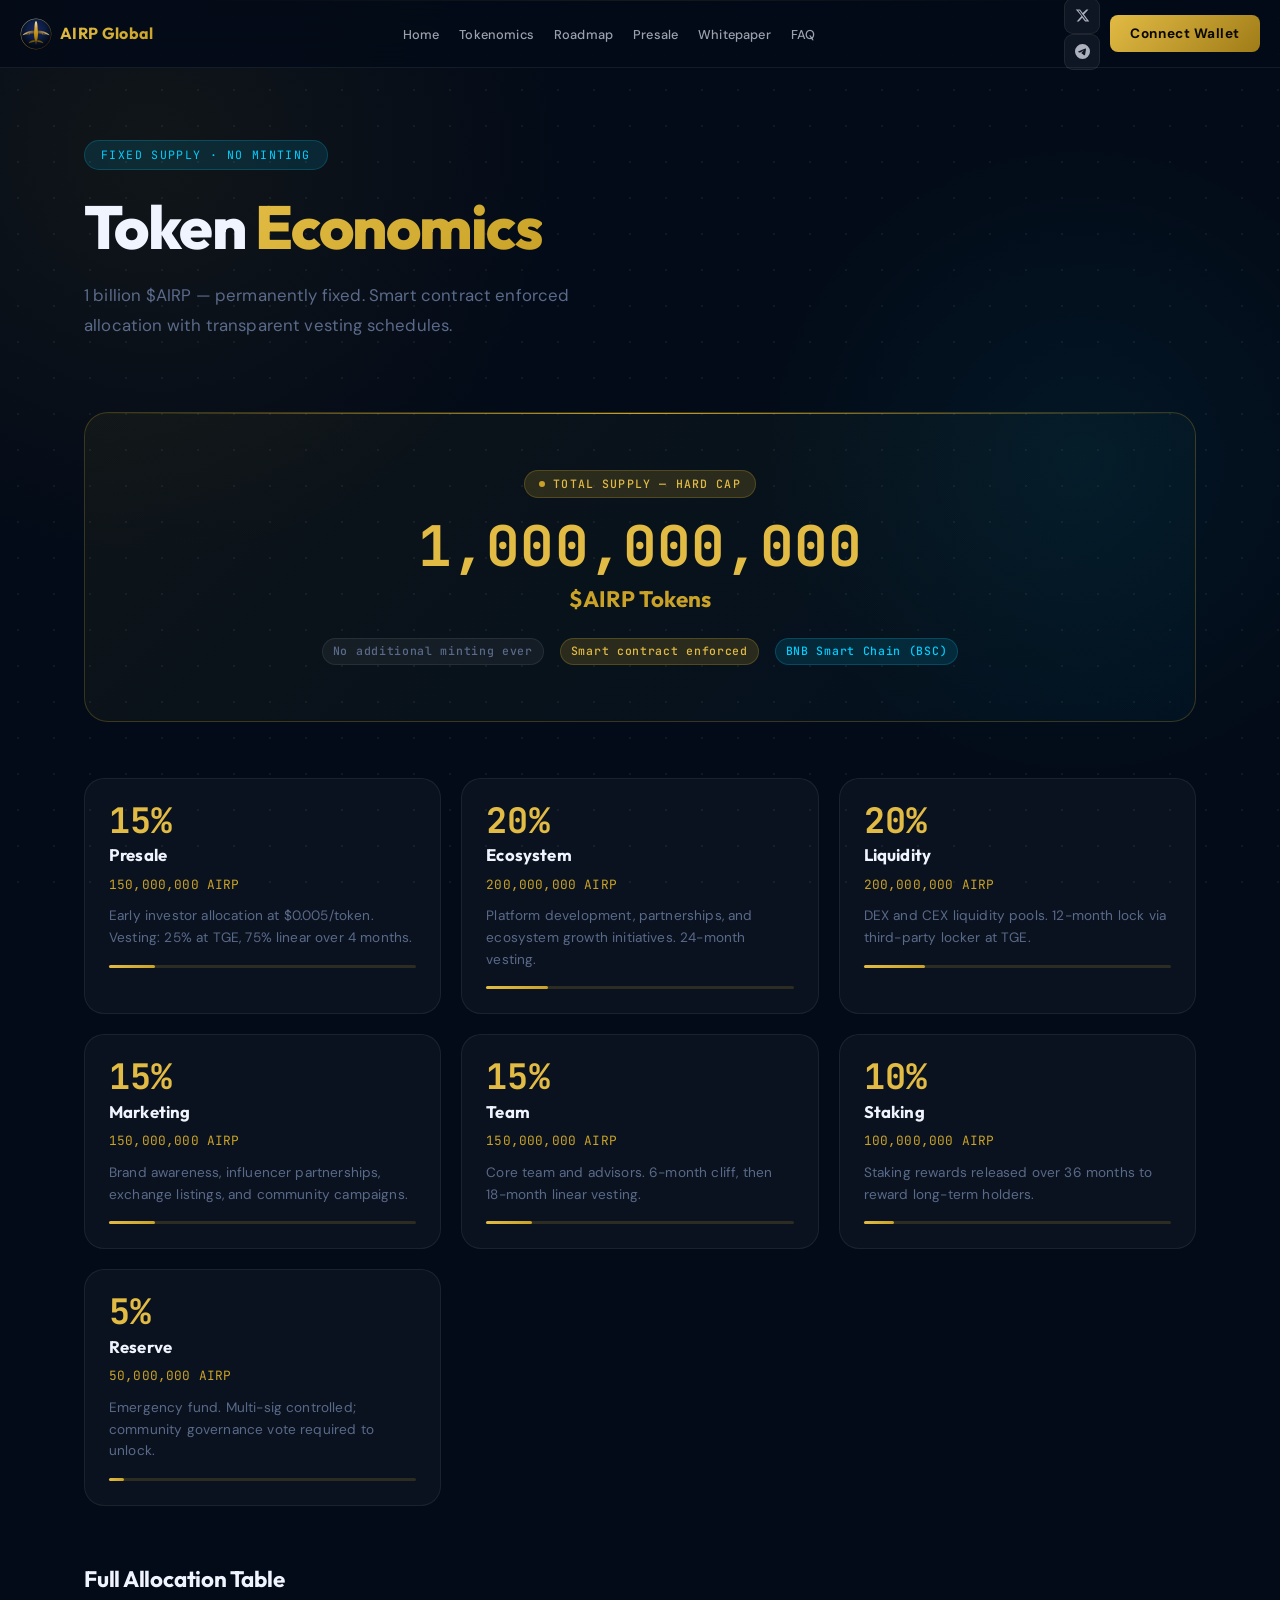
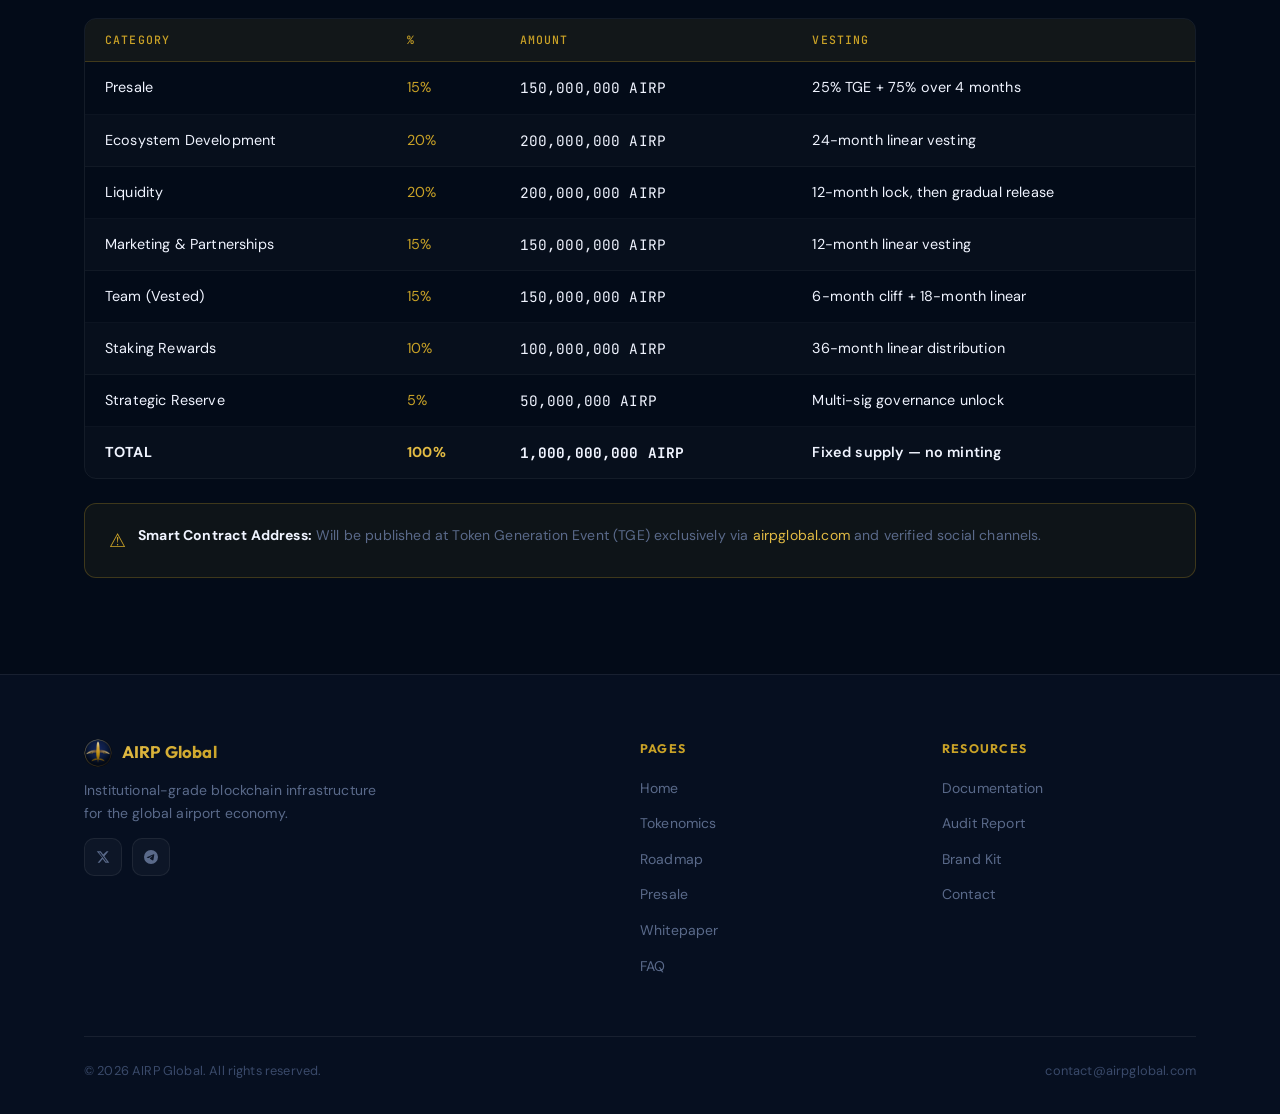
<file: tokenomics/index.html>
<!DOCTYPE html>
<html lang="en">
<head>
<meta charset="UTF-8">
<meta name="viewport" content="width=device-width,initial-scale=1.0">
<title>Tokenomics — AIRP Global</title>
<meta name="description" content="1B fixed supply. Presale, ecosystem, liquidity, team and staking allocations explained.">
<meta property="og:title" content="Tokenomics — AIRP Global">
<meta property="og:image" content="https://www.airpglobal.com/og-image.png">
<link rel="stylesheet" href="../shared.css">
<style>
.alloc-grid{display:grid;grid-template-columns:repeat(auto-fill,minmax(280px,1fr));gap:20px}
.alloc-card{background:var(--card);border:1px solid var(--border);border-radius:var(--r-lg);padding:24px;transition:all .3s;position:relative;overflow:hidden}
.alloc-card:hover{border-color:var(--gold-b);background:var(--card-h);transform:translateY(-3px)}
.alloc-pct{font-family:var(--font-m);font-size:2.2rem;font-weight:700;color:var(--gold-l);line-height:1;margin-bottom:4px}
.alloc-name{font-family:var(--font-d);font-size:1.05rem;font-weight:700;margin-bottom:6px}
.alloc-amt{font-family:var(--font-m);font-size:.8rem;color:var(--gold);margin-bottom:10px}
.alloc-desc{font-size:.85rem;color:var(--muted);line-height:1.6}
.alloc-bar{height:3px;border-radius:3px;margin-top:16px;background:var(--gold-d)}
.alloc-bar-fill{height:100%;border-radius:3px;background:linear-gradient(90deg,var(--gold-l),var(--gold))}
.supply-hero{text-align:center;padding:56px 32px;background:linear-gradient(135deg,rgba(201,162,39,.06),rgba(0,207,255,.03));border:1px solid var(--gold-b);border-radius:24px;margin-bottom:56px;position:relative;overflow:hidden}
.supply-hero::before{content:'';position:absolute;top:0;left:0;right:0;height:1px;background:linear-gradient(90deg,transparent,var(--gold),transparent)}
.supply-num{font-family:var(--font-m);font-size:clamp(2rem,5vw,3.5rem);font-weight:700;color:var(--gold-l);display:block;margin-bottom:8px;line-height:1}
</style>
</head><body>
<div class="page-bg"></div><div class="grid-overlay"></div>
<nav class="nav">
  <a href="/" class="nav-logo">
    <img src="../logo.png" alt="AIRP">
    <span>AIRP Global</span>
  </a>
  <ul class="nav-links">
    <li><a href="/">Home</a></li>
    <li><a href="/tokenomics/">Tokenomics</a></li>
    <li><a href="/roadmap/">Roadmap</a></li>
    <li><a href="/presale/">Presale</a></li>
    <li><a href="/whitepaper/">Whitepaper</a></li>
    <li><a href="/faq/">FAQ</a></li>
  </ul>
  <div class="nav-right">
    <div class="nav-social">
      <a href="https://x.com/airpglobal" target="_blank" aria-label="X" title="X / Twitter">
        <svg width="15" height="15" viewBox="0 0 24 24" fill="currentColor"><path d="M18.244 2.25h3.308l-7.227 8.26 8.502 11.24H16.17l-4.714-6.231-5.401 6.231H2.744l7.737-8.835L1.254 2.25H8.08l4.253 5.622 5.911-5.622zm-1.161 17.52h1.833L7.084 4.126H5.117z"/></svg>
      </a>
      <a href="https://t.me/airpglobal" target="_blank" aria-label="Telegram" title="Telegram">
        <svg width="15" height="15" viewBox="0 0 24 24" fill="currentColor"><path d="M11.944 0A12 12 0 0 0 0 12a12 12 0 0 0 12 12 12 12 0 0 0 12-12A12 12 0 0 0 12 0a12 12 0 0 0-.056 0zm4.962 7.224c.1-.002.321.023.465.14a.506.506 0 0 1 .171.325c.016.093.036.306.02.472-.18 1.898-.962 6.502-1.36 8.627-.168.9-.499 1.201-.82 1.23-.696.065-1.225-.46-1.9-.902-1.056-.693-1.653-1.124-2.678-1.8-1.185-.78-.417-1.21.258-1.91.177-.184 3.247-2.977 3.307-3.23.007-.032.014-.15-.056-.212s-.174-.041-.249-.024c-.106.024-1.793 1.14-5.061 3.345-.48.33-.913.49-1.302.48-.428-.008-1.252-.241-1.865-.44-.752-.245-1.349-.374-1.297-.789.027-.216.325-.437.893-.663 3.498-1.524 5.83-2.529 6.998-3.014 3.332-1.386 4.025-1.627 4.476-1.635z"/></svg>
      </a>
    </div>
    <a href="/presale/" class="nav-cta" onclick="navConnectWallet(event)">Connect Wallet</a>
  </div>
  <div class="nav-toggle"><span></span><span></span><span></span></div>
</nav>
<div class="page-hero">
  <div class="container">
    <div class="page-hero-badge">Fixed Supply &middot; No Minting</div>
    <h1>Token <span>Economics</span></h1>
    <p>1 billion $AIRP — permanently fixed. Smart contract enforced allocation with transparent vesting schedules.</p>
  </div>
</div>

<section class="section" style="padding-top:0">
<div class="container">

  <div class="supply-hero anim-up">
    <div class="section-label" style="justify-content:center;margin-bottom:20px">Total Supply — Hard Cap</div>
    <span class="supply-num">1,000,000,000</span>
    <span style="font-family:var(--font-d);font-size:1.4rem;font-weight:700;color:var(--gold)">$AIRP Tokens</span>
    <div style="display:flex;gap:16px;justify-content:center;flex-wrap:wrap;margin-top:20px">
      <span class="badge badge-muted">No additional minting ever</span>
      <span class="badge badge-gold">Smart contract enforced</span>
      <span class="badge badge-cyan">BNB Smart Chain (BSC)</span>
    </div>
  </div>

  <div class="alloc-grid">
    <div class="alloc-card anim-up d1">
      <div class="alloc-pct">15%</div>
      <div class="alloc-name">Presale</div>
      <div class="alloc-amt">150,000,000 AIRP</div>
      <div class="alloc-desc">Early investor allocation at $0.005/token. Vesting: 25% at TGE, 75% linear over 4 months.</div>
      <div class="alloc-bar"><div class="alloc-bar-fill" style="width:15%"></div></div>
    </div>
    <div class="alloc-card anim-up d2">
      <div class="alloc-pct">20%</div>
      <div class="alloc-name">Ecosystem</div>
      <div class="alloc-amt">200,000,000 AIRP</div>
      <div class="alloc-desc">Platform development, partnerships, and ecosystem growth initiatives. 24-month vesting.</div>
      <div class="alloc-bar"><div class="alloc-bar-fill" style="width:20%"></div></div>
    </div>
    <div class="alloc-card anim-up d3">
      <div class="alloc-pct">20%</div>
      <div class="alloc-name">Liquidity</div>
      <div class="alloc-amt">200,000,000 AIRP</div>
      <div class="alloc-desc">DEX and CEX liquidity pools. 12-month lock via third-party locker at TGE.</div>
      <div class="alloc-bar"><div class="alloc-bar-fill" style="width:20%"></div></div>
    </div>
    <div class="alloc-card anim-up d1">
      <div class="alloc-pct">15%</div>
      <div class="alloc-name">Marketing</div>
      <div class="alloc-amt">150,000,000 AIRP</div>
      <div class="alloc-desc">Brand awareness, influencer partnerships, exchange listings, and community campaigns.</div>
      <div class="alloc-bar"><div class="alloc-bar-fill" style="width:15%"></div></div>
    </div>
    <div class="alloc-card anim-up d2">
      <div class="alloc-pct">15%</div>
      <div class="alloc-name">Team</div>
      <div class="alloc-amt">150,000,000 AIRP</div>
      <div class="alloc-desc">Core team and advisors. 6-month cliff, then 18-month linear vesting.</div>
      <div class="alloc-bar"><div class="alloc-bar-fill" style="width:15%"></div></div>
    </div>
    <div class="alloc-card anim-up d3">
      <div class="alloc-pct">10%</div>
      <div class="alloc-name">Staking</div>
      <div class="alloc-amt">100,000,000 AIRP</div>
      <div class="alloc-desc">Staking rewards released over 36 months to reward long-term holders.</div>
      <div class="alloc-bar"><div class="alloc-bar-fill" style="width:10%"></div></div>
    </div>
    <div class="alloc-card anim-up d1">
      <div class="alloc-pct">5%</div>
      <div class="alloc-name">Reserve</div>
      <div class="alloc-amt">50,000,000 AIRP</div>
      <div class="alloc-desc">Emergency fund. Multi-sig controlled; community governance vote required to unlock.</div>
      <div class="alloc-bar"><div class="alloc-bar-fill" style="width:5%"></div></div>
    </div>
  </div>

  <div style="margin-top:56px" class="anim-up">
    <h3 style="font-family:var(--font-d);font-size:1.4rem;font-weight:700;margin-bottom:20px;letter-spacing:-.01em">Full Allocation Table</h3>
    <div style="overflow-x:auto">
    <table class="data-table">
      <thead><tr><th>Category</th><th>%</th><th>Amount</th><th>Vesting</th></tr></thead>
      <tbody>
        <tr><td>Presale</td><td style="color:var(--gold)">15%</td><td style="font-family:var(--font-m)">150,000,000 AIRP</td><td>25% TGE + 75% over 4 months</td></tr>
        <tr><td>Ecosystem Development</td><td style="color:var(--gold)">20%</td><td style="font-family:var(--font-m)">200,000,000 AIRP</td><td>24-month linear vesting</td></tr>
        <tr><td>Liquidity</td><td style="color:var(--gold)">20%</td><td style="font-family:var(--font-m)">200,000,000 AIRP</td><td>12-month lock, then gradual release</td></tr>
        <tr><td>Marketing &amp; Partnerships</td><td style="color:var(--gold)">15%</td><td style="font-family:var(--font-m)">150,000,000 AIRP</td><td>12-month linear vesting</td></tr>
        <tr><td>Team (Vested)</td><td style="color:var(--gold)">15%</td><td style="font-family:var(--font-m)">150,000,000 AIRP</td><td>6-month cliff + 18-month linear</td></tr>
        <tr><td>Staking Rewards</td><td style="color:var(--gold)">10%</td><td style="font-family:var(--font-m)">100,000,000 AIRP</td><td>36-month linear distribution</td></tr>
        <tr><td>Strategic Reserve</td><td style="color:var(--gold)">5%</td><td style="font-family:var(--font-m)">50,000,000 AIRP</td><td>Multi-sig governance unlock</td></tr>
        <tr style="font-weight:600"><td><strong>TOTAL</strong></td><td style="color:var(--gold-l)"><strong>100%</strong></td><td style="font-family:var(--font-m)"><strong>1,000,000,000 AIRP</strong></td><td>Fixed supply — no minting</td></tr>
      </tbody>
    </table>
    </div>
  </div>

  <div style="margin-top:24px;padding:20px 24px;background:rgba(201,162,39,.06);border:1px solid var(--gold-b);border-radius:var(--r);display:flex;align-items:flex-start;gap:12px" class="anim-up">
    <span style="color:var(--gold);font-size:1.2rem;flex-shrink:0;margin-top:2px">&#9888;</span>
    <div>
      <p style="font-size:.875rem;color:var(--muted);line-height:1.65">
        <strong style="color:var(--white)">Smart Contract Address:</strong> 
        Will be published at Token Generation Event (TGE) exclusively via 
        <a href="https://www.airpglobal.com" style="color:var(--gold-l)">airpglobal.com</a> and verified social channels.
      </p>
    </div>
  </div>

</div>
</section>
<footer class="footer">
  <div class="container">
    <div class="footer-grid">
      <div class="footer-brand">
        <a href="/" style="display:flex;align-items:center;gap:10px;margin-bottom:4px">
          <img src="../logo.png" alt="AIRP" style="width:28px;height:28px;border-radius:50%">
          <span style="font-family:var(--font-d);font-weight:700;font-size:1.05rem;background:linear-gradient(135deg,var(--gold-l),var(--gold));-webkit-background-clip:text;-webkit-text-fill-color:transparent;background-clip:text">AIRP Global</span>
        </a>
        <p>Institutional-grade blockchain infrastructure for the global airport economy.</p>
        <div class="footer-social">
          <a href="https://x.com/airpglobal" target="_blank" title="X / Twitter">
            <svg width="14" height="14" viewBox="0 0 24 24" fill="currentColor"><path d="M18.244 2.25h3.308l-7.227 8.26 8.502 11.24H16.17l-4.714-6.231-5.401 6.231H2.744l7.737-8.835L1.254 2.25H8.08l4.253 5.622 5.911-5.622zm-1.161 17.52h1.833L7.084 4.126H5.117z"/></svg>
          </a>
          <a href="https://t.me/airpglobal" target="_blank" title="Telegram">
            <svg width="14" height="14" viewBox="0 0 24 24" fill="currentColor"><path d="M11.944 0A12 12 0 0 0 0 12a12 12 0 0 0 12 12 12 12 0 0 0 12-12A12 12 0 0 0 12 0a12 12 0 0 0-.056 0zm4.962 7.224c.1-.002.321.023.465.14a.506.506 0 0 1 .171.325c.016.093.036.306.02.472-.18 1.898-.962 6.502-1.36 8.627-.168.9-.499 1.201-.82 1.23-.696.065-1.225-.46-1.9-.902-1.056-.693-1.653-1.124-2.678-1.8-1.185-.78-.417-1.21.258-1.91.177-.184 3.247-2.977 3.307-3.23.007-.032.014-.15-.056-.212s-.174-.041-.249-.024c-.106.024-1.793 1.14-5.061 3.345-.48.33-.913.49-1.302.48-.428-.008-1.252-.241-1.865-.44-.752-.245-1.349-.374-1.297-.789.027-.216.325-.437.893-.663 3.498-1.524 5.83-2.529 6.998-3.014 3.332-1.386 4.025-1.627 4.476-1.635z"/></svg>
          </a>
        </div>
      </div>
      <div class="footer-col">
        <h4>Pages</h4>
        <ul>
          <li><a href="/">Home</a></li>
          <li><a href="/tokenomics/">Tokenomics</a></li>
          <li><a href="/roadmap/">Roadmap</a></li>
          <li><a href="/presale/">Presale</a></li>
          <li><a href="/whitepaper/">Whitepaper</a></li>
          <li><a href="/faq/">FAQ</a></li>
        </ul>
      </div>
      <div class="footer-col">
        <h4>Resources</h4>
        <ul>
          <li><a href="/whitepaper/">Documentation</a></li>
          <li><a href="#">Audit Report</a></li>
          <li><a href="#">Brand Kit</a></li>
          <li><a href="mailto:contact@airpglobal.com">Contact</a></li>
        </ul>
      </div>
    </div>
    <div class="footer-bottom">
      <span>&copy; 2026 AIRP Global. All rights reserved.</span>
      <span>contact@airpglobal.com</span>
    </div>
  </div>
</footer><script src="../shared.js"></script>
</body>
</html>
</file>
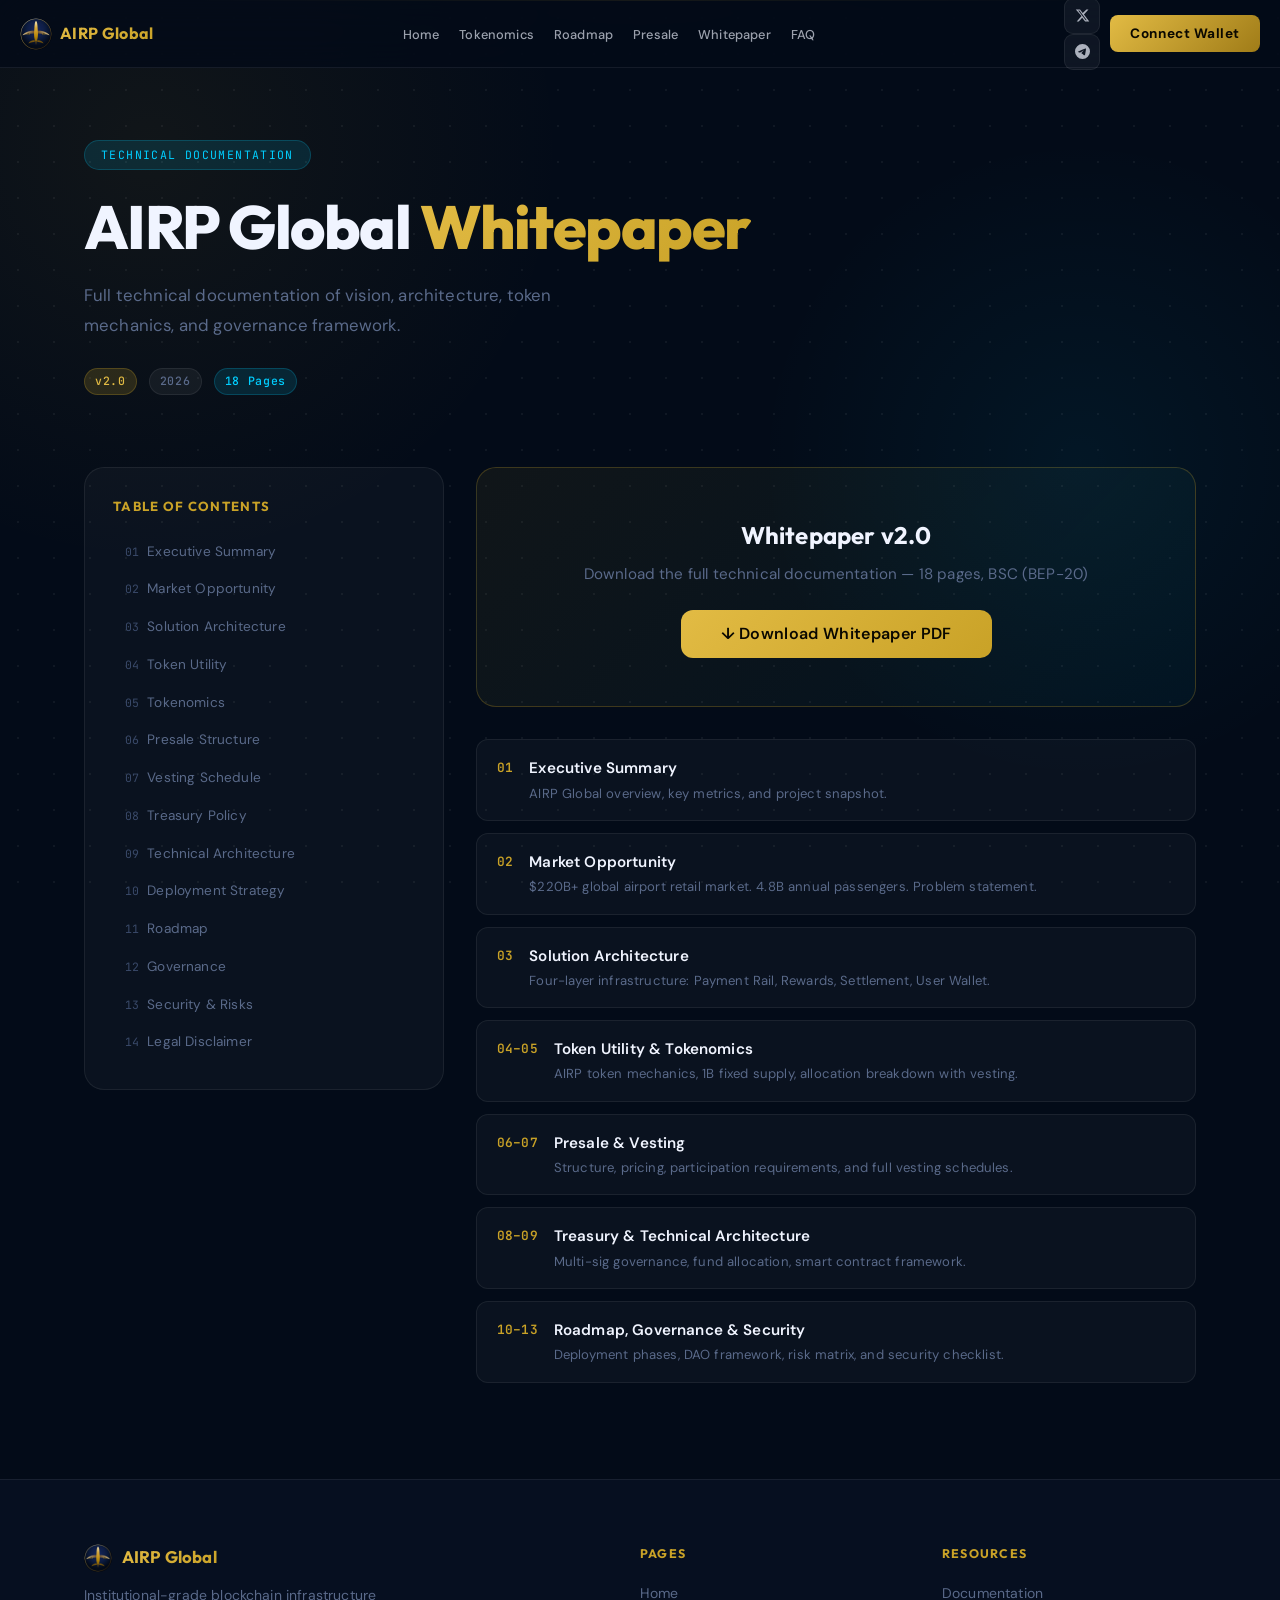
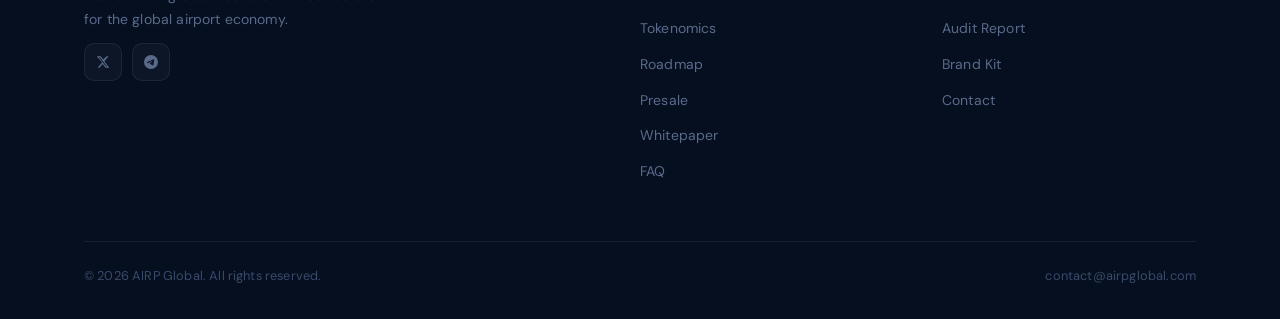
<file: whitepaper/index.html>
<!DOCTYPE html>
<html lang="en">
<head>
<meta charset="UTF-8">
<meta name="viewport" content="width=device-width,initial-scale=1.0">
<title>Whitepaper — AIRP Global</title>
<meta name="description" content="Full technical documentation of AIRP Global vision, architecture, tokenomics, and governance.">
<meta property="og:title" content="Whitepaper — AIRP Global">
<meta property="og:image" content="https://www.airpglobal.com/og-image.png">
<link rel="stylesheet" href="../shared.css">
<style>
.wp-grid{display:grid;grid-template-columns:1fr 2fr;gap:32px;align-items:start}
.wp-toc{background:var(--card);border:1px solid var(--border);border-radius:var(--r-lg);padding:28px;position:sticky;top:88px}
.wp-toc h4{font-family:var(--font-d);font-size:.82rem;font-weight:700;letter-spacing:.1em;text-transform:uppercase;color:var(--gold);margin-bottom:16px}
.wp-toc ul li a{display:block;padding:8px 12px;border-radius:8px;font-size:.85rem;color:var(--muted);transition:all .2s}
.wp-toc ul li a:hover{color:var(--white);background:rgba(255,255,255,.05)}
.wp-toc ul li span{font-family:var(--font-m);font-size:.72rem;color:var(--muted2);margin-right:8px}
.download-box{text-align:center;padding:48px 32px;background:linear-gradient(135deg,rgba(201,162,39,.07),rgba(0,207,255,.04));border:1px solid var(--gold-b);border-radius:var(--r-lg);margin-bottom:32px}
.download-box h3{font-family:var(--font-d);font-size:1.5rem;font-weight:700;margin-bottom:8px}
.download-box p{color:var(--muted);margin-bottom:24px;font-size:.95rem}
.section-list{display:grid;gap:12px}
.section-item{display:flex;gap:16px;align-items:flex-start;padding:16px 20px;background:var(--card);border:1px solid var(--border);border-radius:var(--r);transition:all .25s}
.section-item:hover{border-color:var(--gold-b);background:var(--card-h)}
.section-num{font-family:var(--font-m);font-size:.8rem;color:var(--gold);font-weight:600;flex-shrink:0;padding-top:2px}
.section-item h4{font-size:.95rem;font-weight:600;margin-bottom:3px}
.section-item p{font-size:.82rem;color:var(--muted);line-height:1.55}
@media(max-width:900px){.wp-grid{grid-template-columns:1fr}.wp-toc{position:static}}
</style>
</head><body>
<div class="page-bg"></div><div class="grid-overlay"></div>
<nav class="nav">
  <a href="/" class="nav-logo">
    <img src="../logo.png" alt="AIRP">
    <span>AIRP Global</span>
  </a>
  <ul class="nav-links">
    <li><a href="/">Home</a></li>
    <li><a href="/tokenomics/">Tokenomics</a></li>
    <li><a href="/roadmap/">Roadmap</a></li>
    <li><a href="/presale/">Presale</a></li>
    <li><a href="/whitepaper/">Whitepaper</a></li>
    <li><a href="/faq/">FAQ</a></li>
  </ul>
  <div class="nav-right">
    <div class="nav-social">
      <a href="https://x.com/airpglobal" target="_blank" aria-label="X" title="X / Twitter">
        <svg width="15" height="15" viewBox="0 0 24 24" fill="currentColor"><path d="M18.244 2.25h3.308l-7.227 8.26 8.502 11.24H16.17l-4.714-6.231-5.401 6.231H2.744l7.737-8.835L1.254 2.25H8.08l4.253 5.622 5.911-5.622zm-1.161 17.52h1.833L7.084 4.126H5.117z"/></svg>
      </a>
      <a href="https://t.me/airpglobal" target="_blank" aria-label="Telegram" title="Telegram">
        <svg width="15" height="15" viewBox="0 0 24 24" fill="currentColor"><path d="M11.944 0A12 12 0 0 0 0 12a12 12 0 0 0 12 12 12 12 0 0 0 12-12A12 12 0 0 0 12 0a12 12 0 0 0-.056 0zm4.962 7.224c.1-.002.321.023.465.14a.506.506 0 0 1 .171.325c.016.093.036.306.02.472-.18 1.898-.962 6.502-1.36 8.627-.168.9-.499 1.201-.82 1.23-.696.065-1.225-.46-1.9-.902-1.056-.693-1.653-1.124-2.678-1.8-1.185-.78-.417-1.21.258-1.91.177-.184 3.247-2.977 3.307-3.23.007-.032.014-.15-.056-.212s-.174-.041-.249-.024c-.106.024-1.793 1.14-5.061 3.345-.48.33-.913.49-1.302.48-.428-.008-1.252-.241-1.865-.44-.752-.245-1.349-.374-1.297-.789.027-.216.325-.437.893-.663 3.498-1.524 5.83-2.529 6.998-3.014 3.332-1.386 4.025-1.627 4.476-1.635z"/></svg>
      </a>
    </div>
    <a href="/presale/" class="nav-cta" onclick="navConnectWallet(event)">Connect Wallet</a>
  </div>
  <div class="nav-toggle"><span></span><span></span><span></span></div>
</nav>
<div class="page-hero">
  <div class="container">
    <div class="page-hero-badge">Technical Documentation</div>
    <h1>AIRP Global <span>Whitepaper</span></h1>
    <p>Full technical documentation of vision, architecture, token mechanics, and governance framework.</p>
    <div style="display:flex;gap:12px;flex-wrap:wrap;margin-top:28px">
      <span class="badge badge-gold">v2.0</span>
      <span class="badge badge-muted">2026</span>
      <span class="badge badge-cyan">18 Pages</span>
    </div>
  </div>
</div>

<section class="section" style="padding-top:0">
<div class="container">
<div class="wp-grid">

  <div class="wp-toc anim-up">
    <h4>Table of Contents</h4>
    <ul>
      <li><a href="#"><span>01</span>Executive Summary</a></li>
      <li><a href="#"><span>02</span>Market Opportunity</a></li>
      <li><a href="#"><span>03</span>Solution Architecture</a></li>
      <li><a href="#"><span>04</span>Token Utility</a></li>
      <li><a href="#"><span>05</span>Tokenomics</a></li>
      <li><a href="#"><span>06</span>Presale Structure</a></li>
      <li><a href="#"><span>07</span>Vesting Schedule</a></li>
      <li><a href="#"><span>08</span>Treasury Policy</a></li>
      <li><a href="#"><span>09</span>Technical Architecture</a></li>
      <li><a href="#"><span>10</span>Deployment Strategy</a></li>
      <li><a href="#"><span>11</span>Roadmap</a></li>
      <li><a href="#"><span>12</span>Governance</a></li>
      <li><a href="#"><span>13</span>Security &amp; Risks</a></li>
      <li><a href="#"><span>14</span>Legal Disclaimer</a></li>
    </ul>
  </div>

  <div>
    <div class="download-box anim-up">
      <h3>Whitepaper v2.0</h3>
      <p>Download the full technical documentation &mdash; 18 pages, BSC (BEP-20)</p>
      <div style="display:flex;gap:12px;justify-content:center;flex-wrap:wrap">
        <a href="../whitepaper.pdf" class="btn btn-primary btn-lg" download style="padding:16px 40px;font-size:1rem">&#8595; Download Whitepaper PDF</a>
      </div>
    </div>

    <div class="section-list anim-up d2">
      <div class="section-item"><span class="section-num">01</span><div><h4>Executive Summary</h4><p>AIRP Global overview, key metrics, and project snapshot.</p></div></div>
      <div class="section-item"><span class="section-num">02</span><div><h4>Market Opportunity</h4><p>$220B+ global airport retail market. 4.8B annual passengers. Problem statement.</p></div></div>
      <div class="section-item"><span class="section-num">03</span><div><h4>Solution Architecture</h4><p>Four-layer infrastructure: Payment Rail, Rewards, Settlement, User Wallet.</p></div></div>
      <div class="section-item"><span class="section-num">04–05</span><div><h4>Token Utility &amp; Tokenomics</h4><p>AIRP token mechanics, 1B fixed supply, allocation breakdown with vesting.</p></div></div>
      <div class="section-item"><span class="section-num">06–07</span><div><h4>Presale &amp; Vesting</h4><p>Structure, pricing, participation requirements, and full vesting schedules.</p></div></div>
      <div class="section-item"><span class="section-num">08–09</span><div><h4>Treasury &amp; Technical Architecture</h4><p>Multi-sig governance, fund allocation, smart contract framework.</p></div></div>
      <div class="section-item"><span class="section-num">10–13</span><div><h4>Roadmap, Governance &amp; Security</h4><p>Deployment phases, DAO framework, risk matrix, and security checklist.</p></div></div>
    </div>
  </div>

</div>
</div>
</section>
<footer class="footer">
  <div class="container">
    <div class="footer-grid">
      <div class="footer-brand">
        <a href="/" style="display:flex;align-items:center;gap:10px;margin-bottom:4px">
          <img src="../logo.png" alt="AIRP" style="width:28px;height:28px;border-radius:50%">
          <span style="font-family:var(--font-d);font-weight:700;font-size:1.05rem;background:linear-gradient(135deg,var(--gold-l),var(--gold));-webkit-background-clip:text;-webkit-text-fill-color:transparent;background-clip:text">AIRP Global</span>
        </a>
        <p>Institutional-grade blockchain infrastructure for the global airport economy.</p>
        <div class="footer-social">
          <a href="https://x.com/airpglobal" target="_blank" title="X / Twitter">
            <svg width="14" height="14" viewBox="0 0 24 24" fill="currentColor"><path d="M18.244 2.25h3.308l-7.227 8.26 8.502 11.24H16.17l-4.714-6.231-5.401 6.231H2.744l7.737-8.835L1.254 2.25H8.08l4.253 5.622 5.911-5.622zm-1.161 17.52h1.833L7.084 4.126H5.117z"/></svg>
          </a>
          <a href="https://t.me/airpglobal" target="_blank" title="Telegram">
            <svg width="14" height="14" viewBox="0 0 24 24" fill="currentColor"><path d="M11.944 0A12 12 0 0 0 0 12a12 12 0 0 0 12 12 12 12 0 0 0 12-12A12 12 0 0 0 12 0a12 12 0 0 0-.056 0zm4.962 7.224c.1-.002.321.023.465.14a.506.506 0 0 1 .171.325c.016.093.036.306.02.472-.18 1.898-.962 6.502-1.36 8.627-.168.9-.499 1.201-.82 1.23-.696.065-1.225-.46-1.9-.902-1.056-.693-1.653-1.124-2.678-1.8-1.185-.78-.417-1.21.258-1.91.177-.184 3.247-2.977 3.307-3.23.007-.032.014-.15-.056-.212s-.174-.041-.249-.024c-.106.024-1.793 1.14-5.061 3.345-.48.33-.913.49-1.302.48-.428-.008-1.252-.241-1.865-.44-.752-.245-1.349-.374-1.297-.789.027-.216.325-.437.893-.663 3.498-1.524 5.83-2.529 6.998-3.014 3.332-1.386 4.025-1.627 4.476-1.635z"/></svg>
          </a>
        </div>
      </div>
      <div class="footer-col">
        <h4>Pages</h4>
        <ul>
          <li><a href="/">Home</a></li>
          <li><a href="/tokenomics/">Tokenomics</a></li>
          <li><a href="/roadmap/">Roadmap</a></li>
          <li><a href="/presale/">Presale</a></li>
          <li><a href="/whitepaper/">Whitepaper</a></li>
          <li><a href="/faq/">FAQ</a></li>
        </ul>
      </div>
      <div class="footer-col">
        <h4>Resources</h4>
        <ul>
          <li><a href="/whitepaper/">Documentation</a></li>
          <li><a href="#">Audit Report</a></li>
          <li><a href="#">Brand Kit</a></li>
          <li><a href="mailto:contact@airpglobal.com">Contact</a></li>
        </ul>
      </div>
    </div>
    <div class="footer-bottom">
      <span>&copy; 2026 AIRP Global. All rights reserved.</span>
      <span>contact@airpglobal.com</span>
    </div>
  </div>
</footer><script src="../shared.js"></script>
</body>
</html>
</file>
<file: shared.css>
@import url('https://fonts.googleapis.com/css2?family=Outfit:wght@300;400;500;600;700;800;900&family=DM+Sans:ital,opsz,wght@0,9..40,300;0,9..40,400;0,9..40,500;0,9..40,600;0,9..40,700;1,9..40,400&family=JetBrains+Mono:wght@400;500;600&display=swap');
:root{
  --bg:#030b18;--bg2:#060f20;--bg3:#091526;
  --card:rgba(255,255,255,0.03);--card-h:rgba(255,255,255,0.055);
  --gold:#c9a227;--gold-l:#e2bb44;--gold-d:rgba(201,162,39,0.18);--gold-b:rgba(201,162,39,0.25);
  --cyan:#00cfff;--cyan-d:rgba(0,207,255,0.12);--cyan-b:rgba(0,207,255,0.2);
  --white:#f0f4ff;--muted:#5a6a8a;--muted2:#3a4a6a;--border:rgba(255,255,255,0.07);
  --r:12px;--r-lg:20px;
  --font-d:'Outfit',sans-serif;--font-b:'DM Sans',sans-serif;--font-m:'JetBrains Mono',monospace
}
*,*::before,*::after{box-sizing:border-box;margin:0;padding:0}
html{scroll-behavior:smooth}
body{font-family:var(--font-b);background:var(--bg);color:var(--white);line-height:1.6;overflow-x:hidden;-webkit-font-smoothing:antialiased;letter-spacing:.01em}
a{color:inherit;text-decoration:none}
img{max-width:100%;display:block}
ul{list-style:none}

/* BG */
.page-bg{position:fixed;inset:0;z-index:-2;background:var(--bg)}
.page-bg::before{content:'';position:absolute;width:900px;height:900px;left:-300px;top:-300px;background:radial-gradient(circle,rgba(201,162,39,0.07) 0%,transparent 65%);pointer-events:none}
.page-bg::after{content:'';position:absolute;width:700px;height:700px;right:-150px;bottom:10%;background:radial-gradient(circle,rgba(0,207,255,0.06) 0%,transparent 65%);pointer-events:none}
.grid-overlay{position:fixed;inset:0;z-index:-1;background-image:radial-gradient(circle,rgba(255,255,255,0.055) 1px,transparent 1px);background-size:36px 36px;pointer-events:none}

/* NAV */
.nav{position:fixed;top:0;left:0;right:0;z-index:100;padding:0 20px;height:68px;display:flex;align-items:center;justify-content:space-between;background:rgba(3,11,24,0.8);backdrop-filter:blur(24px);-webkit-backdrop-filter:blur(24px);border-bottom:1px solid var(--border);transition:background .3s,border-color .3s}
.nav.scrolled{background:rgba(3,11,24,0.96);border-bottom-color:var(--gold-b)}
.nav-logo{display:flex;align-items:center;gap:8px;font-family:var(--font-d);font-weight:700;font-size:1rem;letter-spacing:.02em}
.nav-logo img{width:32px;height:32px;border-radius:50%}
.nav-logo span{background:linear-gradient(135deg,var(--gold-l),var(--gold));-webkit-background-clip:text;-webkit-text-fill-color:transparent;background-clip:text}
.nav-links{display:flex;align-items:center;gap:0px}
.nav-links a{padding:5px 10px;border-radius:8px;font-size:.8rem;font-weight:500;color:rgba(240,244,255,.65);transition:color .2s,background .2s}
.nav-links a:hover,.nav-links a.active{color:var(--white);background:rgba(255,255,255,.06)}
.nav-links a.active{color:var(--gold-l)}
.nav-right{display:flex;align-items:center;gap:10px}
.nav-social a{display:flex;align-items:center;justify-content:center;width:36px;height:36px;border-radius:9px;color:rgba(240,244,255,.7);transition:all .2s;font-size:1.05rem;background:rgba(255,255,255,.05);border:1px solid var(--border);flex-shrink:0}
.nav-social a:hover{color:var(--gold);background:var(--gold-d);border-color:var(--gold-b);transform:translateY(-1px)}
.nav-cta{padding:8px 20px;border-radius:8px;background:linear-gradient(135deg,var(--gold-l),#a07c18);color:#0a0800;font-weight:700;font-size:.85rem;letter-spacing:.04em;transition:opacity .2s,transform .2s,box-shadow .2s;white-space:nowrap}
.nav-cta:hover{opacity:.9;transform:translateY(-1px);box-shadow:0 4px 16px rgba(201,162,39,.35)}
.nav-toggle{display:none;flex-direction:column;gap:5px;cursor:pointer;padding:4px}
.nav-toggle span{display:block;width:22px;height:2px;background:var(--white);border-radius:2px;transition:transform .3s,opacity .3s}

/* CONTAINER */
.container{max-width:1160px;margin:0 auto;padding:0 24px}
.section{padding:96px 0}
.section-sm{padding:64px 0}

/* LABELS / TITLES */
.section-label{display:inline-flex;align-items:center;gap:8px;padding:4px 14px;border-radius:100px;background:var(--gold-d);border:1px solid var(--gold-b);font-family:var(--font-m);font-size:.72rem;font-weight:500;letter-spacing:.1em;text-transform:uppercase;color:var(--gold-l);margin-bottom:20px}
.section-label::before{content:'';display:block;width:6px;height:6px;border-radius:50%;background:var(--gold);animation:pulse-dot 2s infinite}
.section-title{font-family:var(--font-d);font-size:clamp(2rem,4vw,3rem);font-weight:700;line-height:1.15;letter-spacing:-.02em;margin-bottom:16px}
.section-title .accent{background:linear-gradient(135deg,var(--gold-l),var(--gold));-webkit-background-clip:text;-webkit-text-fill-color:transparent;background-clip:text}
.section-sub{font-size:1.05rem;color:var(--muted);max-width:580px;line-height:1.7}

/* PAGE HERO */
.page-hero{padding:140px 0 72px;position:relative;overflow:hidden}
.page-hero::before{content:'';position:absolute;left:50%;top:0;transform:translateX(-50%);width:900px;height:1px;background:linear-gradient(90deg,transparent,var(--gold),transparent)}
.page-hero-badge{display:inline-flex;align-items:center;gap:8px;padding:5px 16px;border-radius:100px;background:var(--cyan-d);border:1px solid var(--cyan-b);font-family:var(--font-m);font-size:.72rem;letter-spacing:.12em;text-transform:uppercase;color:var(--cyan);margin-bottom:24px}
.page-hero h1{font-family:var(--font-d);font-size:clamp(2.4rem,5vw,3.8rem);font-weight:800;line-height:1.1;letter-spacing:-.025em;margin-bottom:20px}
.page-hero h1 span{background:linear-gradient(135deg,var(--gold-l),var(--gold));-webkit-background-clip:text;-webkit-text-fill-color:transparent;background-clip:text}
.page-hero p{font-size:1.05rem;color:var(--muted);max-width:560px;line-height:1.75}

/* CARDS */
.card{background:var(--card);border:1px solid var(--border);border-radius:var(--r-lg);padding:28px;transition:background .25s,border-color .25s,transform .25s,box-shadow .25s;position:relative;overflow:hidden}
.card::before{content:'';position:absolute;top:0;left:0;right:0;height:1px;background:linear-gradient(90deg,transparent,var(--gold-b),transparent);opacity:0;transition:opacity .3s}
.card:hover{background:var(--card-h);border-color:var(--gold-b);transform:translateY(-2px);box-shadow:0 0 32px rgba(201,162,39,.12)}
.card:hover::before{opacity:1}
.card-gold{border-color:var(--gold-b);background:linear-gradient(135deg,rgba(201,162,39,.05),rgba(201,162,39,.02))}
.card-cyan{border-color:var(--cyan-b);background:linear-gradient(135deg,rgba(0,207,255,.05),rgba(0,207,255,.02))}
.card-flat{transform:none!important}

/* STAT */
.stat-val{font-family:var(--font-m);font-size:2rem;font-weight:600;color:var(--gold-l);line-height:1;margin-bottom:5px}
.stat-lbl{font-size:.78rem;color:var(--muted);letter-spacing:.06em;text-transform:uppercase}

/* BUTTONS */
.btn{display:inline-flex;align-items:center;justify-content:center;gap:8px;padding:12px 28px;border-radius:10px;font-family:var(--font-b);font-size:.9rem;font-weight:600;cursor:pointer;transition:all .2s;border:none;letter-spacing:.02em;line-height:1}
.btn-primary{background:linear-gradient(135deg,var(--gold-l),var(--gold));color:#0a0800}
.btn-primary:hover{transform:translateY(-2px);box-shadow:0 8px 24px rgba(201,162,39,.35)}
.btn-secondary{background:transparent;color:var(--gold-l);border:1px solid var(--gold-b)}
.btn-secondary:hover{background:var(--gold-d);border-color:var(--gold)}
.btn-ghost{background:rgba(255,255,255,.05);color:var(--white);border:1px solid var(--border)}
.btn-ghost:hover{background:rgba(255,255,255,.09)}
.btn-lg{padding:15px 36px;font-size:1rem;border-radius:12px}

/* TABLE */
.data-table{width:100%;border-collapse:separate;border-spacing:0;border-radius:var(--r);overflow:hidden;border:1px solid var(--border)}
.data-table th{background:rgba(201,162,39,.08);padding:12px 20px;font-family:var(--font-m);font-size:.72rem;font-weight:500;letter-spacing:.1em;text-transform:uppercase;color:var(--gold);text-align:left;border-bottom:1px solid var(--gold-b)}
.data-table td{padding:14px 20px;font-size:.9rem;border-bottom:1px solid rgba(255,255,255,.04);transition:background .2s}
.data-table tr:last-child td{border-bottom:none}
.data-table tr:nth-child(even) td{background:rgba(255,255,255,.02)}
.data-table tr:hover td{background:rgba(201,162,39,.04)}

/* BADGE */
.badge{display:inline-flex;align-items:center;gap:5px;padding:3px 10px;border-radius:100px;font-family:var(--font-m);font-size:.72rem;font-weight:500;letter-spacing:.06em}
.badge-gold{background:var(--gold-d);color:var(--gold-l);border:1px solid var(--gold-b)}
.badge-cyan{background:var(--cyan-d);color:var(--cyan);border:1px solid var(--cyan-b)}
.badge-green{background:rgba(34,197,94,.1);color:#4ade80;border:1px solid rgba(34,197,94,.2)}
.badge-muted{background:rgba(255,255,255,.05);color:var(--muted);border:1px solid var(--border)}

/* DIVIDER */
.divider{height:1px;background:linear-gradient(90deg,transparent,var(--border),transparent)}

/* COUNTDOWN */
.countdown{display:flex;gap:16px}
.countdown-unit{text-align:center;min-width:80px;background:var(--card);border:1px solid var(--border);border-radius:var(--r);padding:16px 12px 12px;position:relative}
.countdown-unit::before{content:'';position:absolute;top:0;left:0;right:0;height:1px;background:var(--gold-b)}
.countdown-num{font-family:var(--font-m);font-size:2rem;font-weight:600;color:var(--gold-l);line-height:1;display:block;margin-bottom:6px}
.countdown-label{font-size:.68rem;letter-spacing:.1em;text-transform:uppercase;color:var(--muted)}

/* TICKER */
.ticker-wrap{overflow:hidden;border-top:1px solid var(--border);border-bottom:1px solid var(--border);background:rgba(255,255,255,.015);padding:10px 0}
.ticker-track{display:flex;width:max-content;animation:ticker 28s linear infinite}
.ticker-item{display:flex;align-items:center;gap:8px;padding:0 36px;font-family:var(--font-m);font-size:.78rem;color:var(--muted);white-space:nowrap}
.ticker-item strong{color:var(--gold)}

/* FOOTER */
.footer{background:var(--bg2);border-top:1px solid var(--border);padding:64px 0 32px}
.footer-grid{display:grid;grid-template-columns:2fr 1fr 1fr;gap:48px;margin-bottom:48px}
.footer-brand p{font-size:.875rem;color:var(--muted);line-height:1.7;margin-top:12px;max-width:300px}
.footer-col h4{font-family:var(--font-d);font-size:.78rem;font-weight:700;letter-spacing:.1em;text-transform:uppercase;color:var(--gold);margin-bottom:16px}
.footer-col ul li{margin-bottom:10px}
.footer-col ul li a{font-size:.875rem;color:var(--muted);transition:color .2s}
.footer-col ul li a:hover{color:var(--white)}
.footer-social{display:flex;gap:10px;margin-top:12px}
.footer-social a{display:flex;align-items:center;justify-content:center;width:38px;height:38px;border-radius:10px;background:var(--card);border:1px solid var(--border);color:var(--muted);transition:all .2s;font-size:.95rem}
.footer-social a:hover{color:var(--gold);border-color:var(--gold-b);background:var(--gold-d)}
.footer-bottom{padding-top:24px;border-top:1px solid var(--border);display:flex;align-items:center;justify-content:space-between;font-size:.8rem;color:var(--muted2)}

/* ANIMATIONS */
@keyframes fade-up{from{opacity:0;transform:translateY(24px)}to{opacity:1;transform:translateY(0)}}
@keyframes fade-in{from{opacity:0}to{opacity:1}}
@keyframes pulse-dot{0%,100%{opacity:1;transform:scale(1)}50%{opacity:.5;transform:scale(.7)}}
@keyframes float{0%,100%{transform:translateY(0)}50%{transform:translateY(-8px)}}
@keyframes ticker{0%{transform:translateX(0)}100%{transform:translateX(-50%)}}
@keyframes spin-slow{to{transform:rotate(360deg)}}
@keyframes glow{0%,100%{opacity:.5}50%{opacity:1}}
.anim-up{animation:fade-up .65s ease both}
.anim-in{animation:fade-in .5s ease both}
.d1{animation-delay:.1s}.d2{animation-delay:.2s}.d3{animation-delay:.3s}.d4{animation-delay:.4s}.d5{animation-delay:.5s}

/* RUNWAY visual */
.runway-accent{position:absolute;left:50%;transform:translateX(-50%);width:1px;background:linear-gradient(to bottom,var(--gold-b),transparent);pointer-events:none}

::-webkit-scrollbar{width:5px}
::-webkit-scrollbar-track{background:var(--bg)}
::-webkit-scrollbar-thumb{background:var(--gold-d);border-radius:3px}
::-webkit-scrollbar-thumb:hover{background:var(--gold-b)}

@media(max-width:1024px){.footer-grid{grid-template-columns:1fr 1fr}}
@media(max-width:768px){
  .nav-links{display:none}
  .nav-links.open{display:flex;flex-direction:column;position:fixed;top:68px;left:0;right:0;background:rgba(3,11,24,.98);backdrop-filter:blur(20px);padding:20px 24px;border-bottom:1px solid var(--border);gap:4px;z-index:99}
  .nav-toggle{display:flex}
  .nav-cta{padding:7px 12px;font-size:.78rem}
  .nav-social{display:flex;gap:6px}
  .nav-social a{width:32px;height:32px;font-size:.9rem}
  .section{padding:72px 0}
  .footer-grid{grid-template-columns:1fr;gap:28px}
  .footer-brand p{max-width:100%}
  .footer-bottom{flex-direction:column;gap:10px;text-align:center}
  .countdown{gap:8px}
  .countdown-unit{min-width:64px;padding:12px 8px 10px}
  .countdown-num{font-size:1.6rem}
}

/* ── Mobile fixes ───────────────────────────────── */
@media(max-width:480px){
  .section-label{
    font-size:.65rem;
    padding:4px 12px;
    letter-spacing:.06em;
    white-space:nowrap;
    overflow:hidden;
    text-overflow:ellipsis;
    max-width:90vw;
  }
  .page-hero-badge{
    font-size:.65rem;
    padding:4px 12px;
    letter-spacing:.08em;
  }
  .page-hero h1{
    font-size:clamp(2rem,9vw,3rem);
  }
}
</file>
